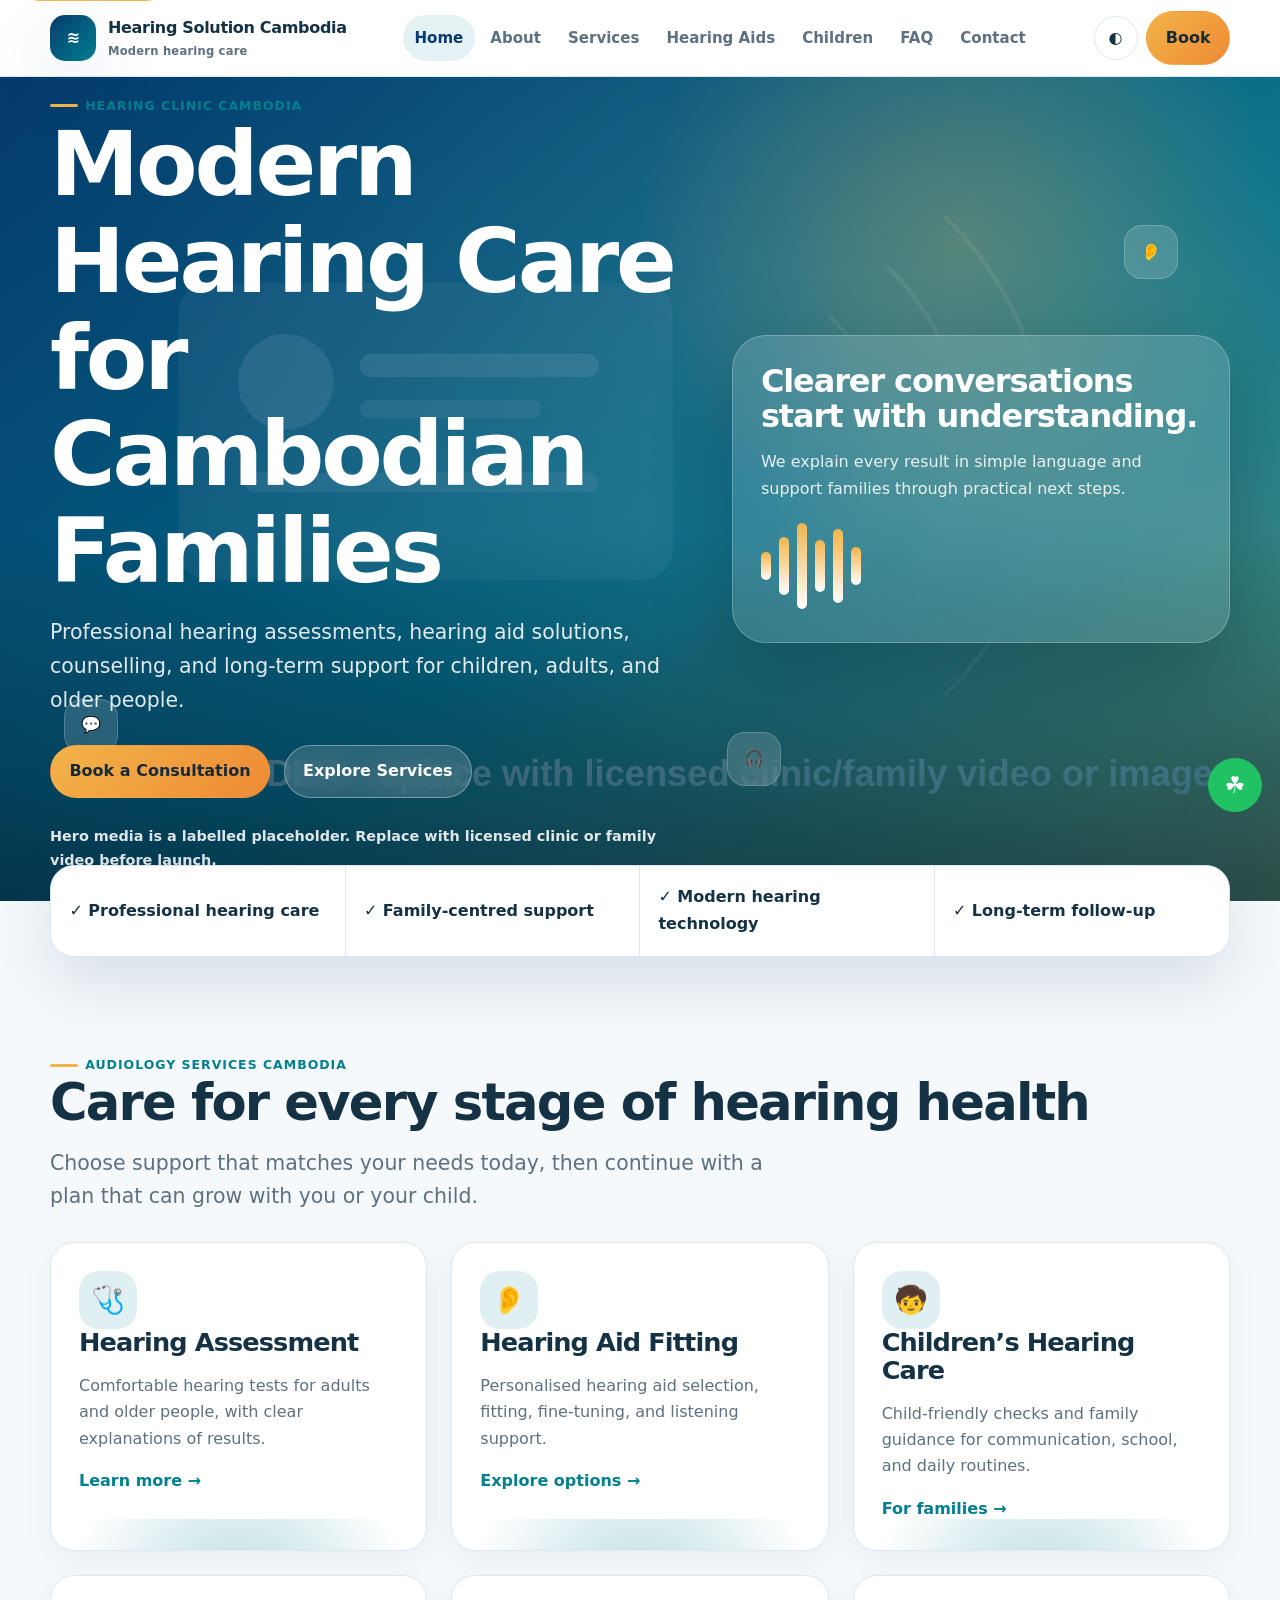
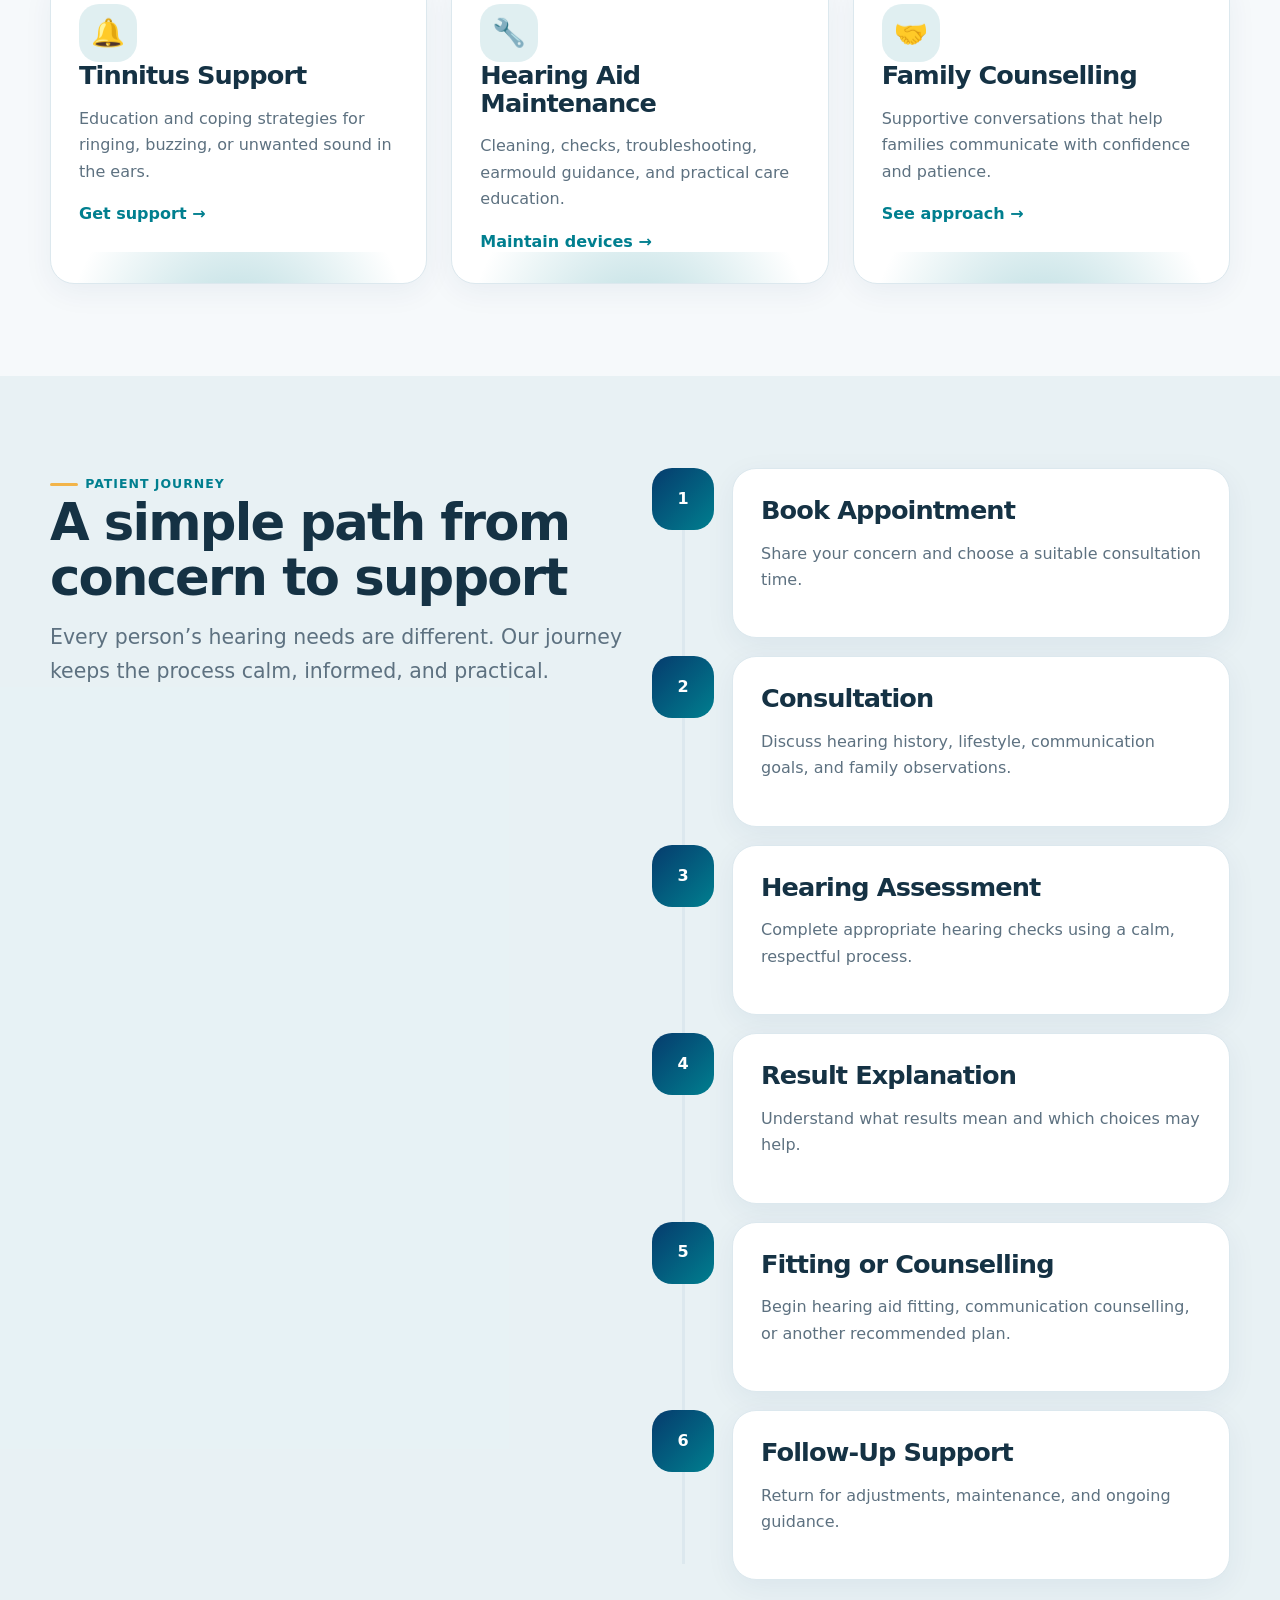
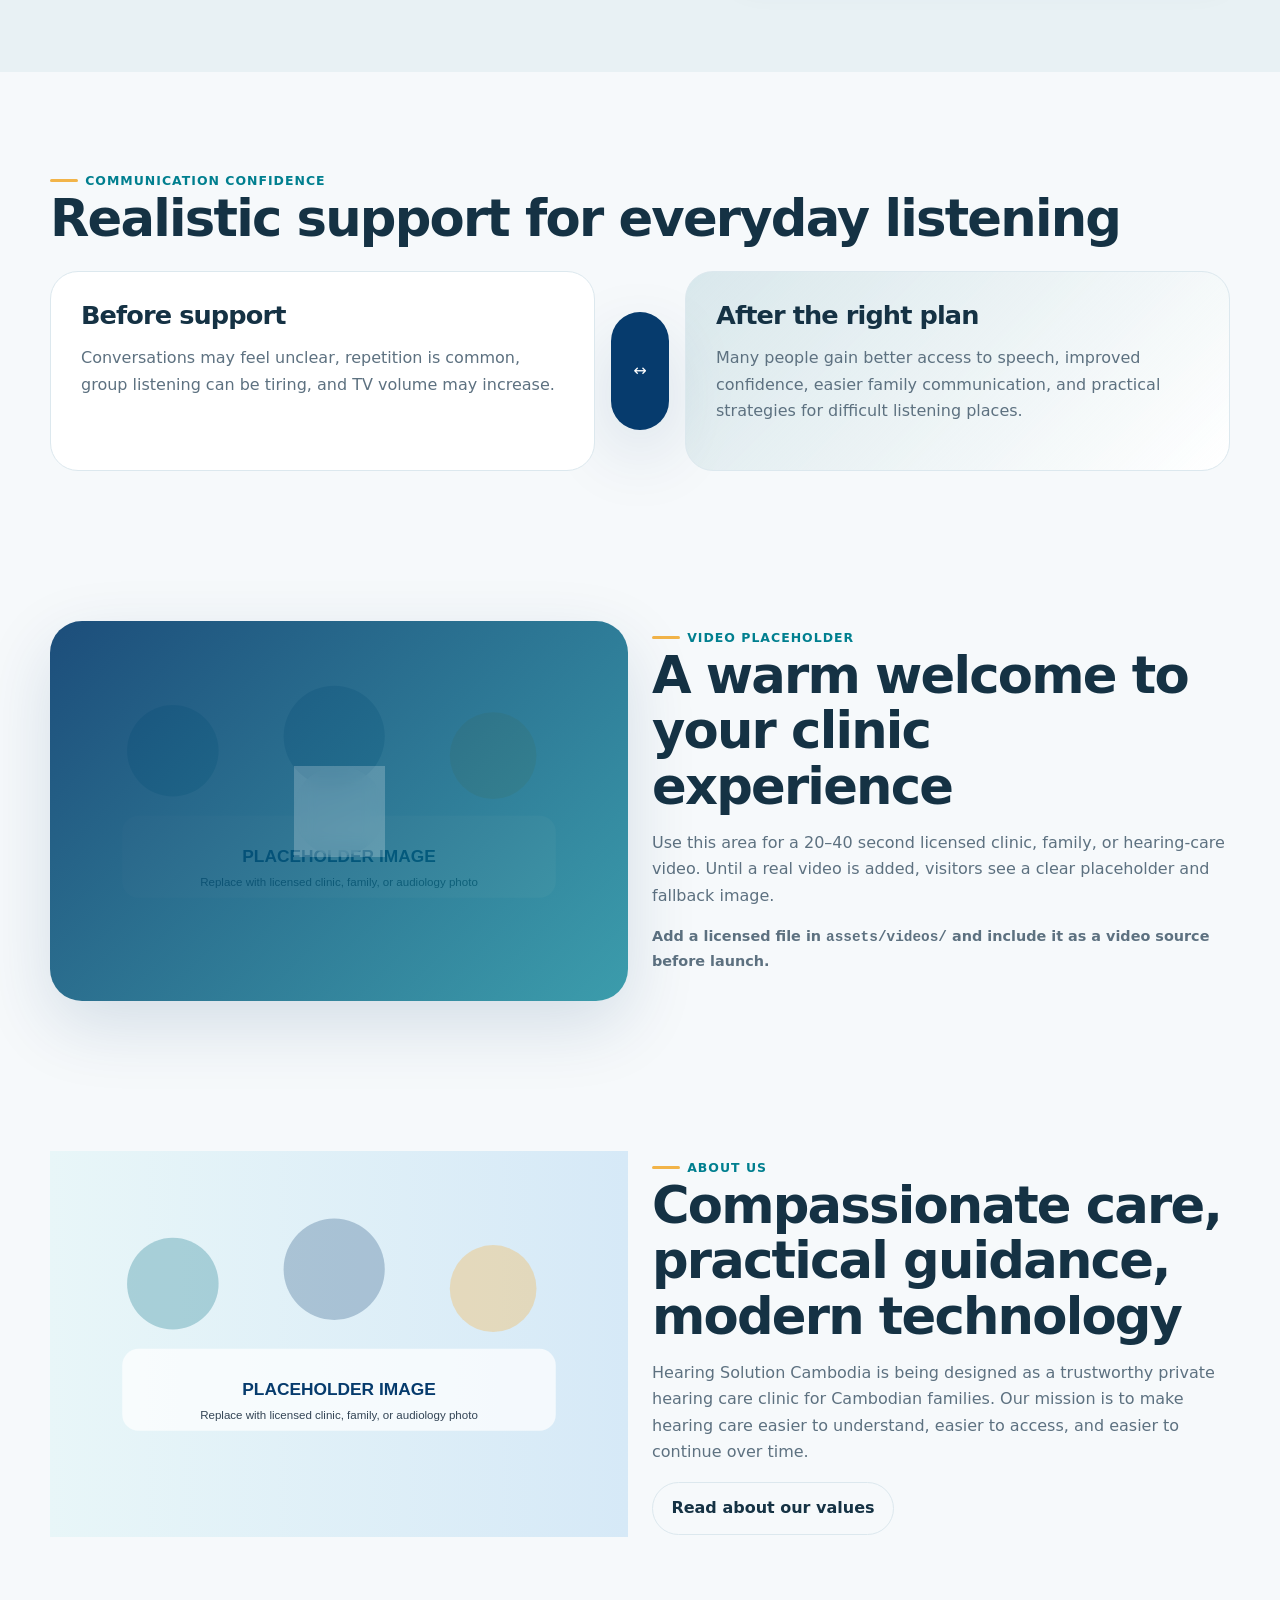
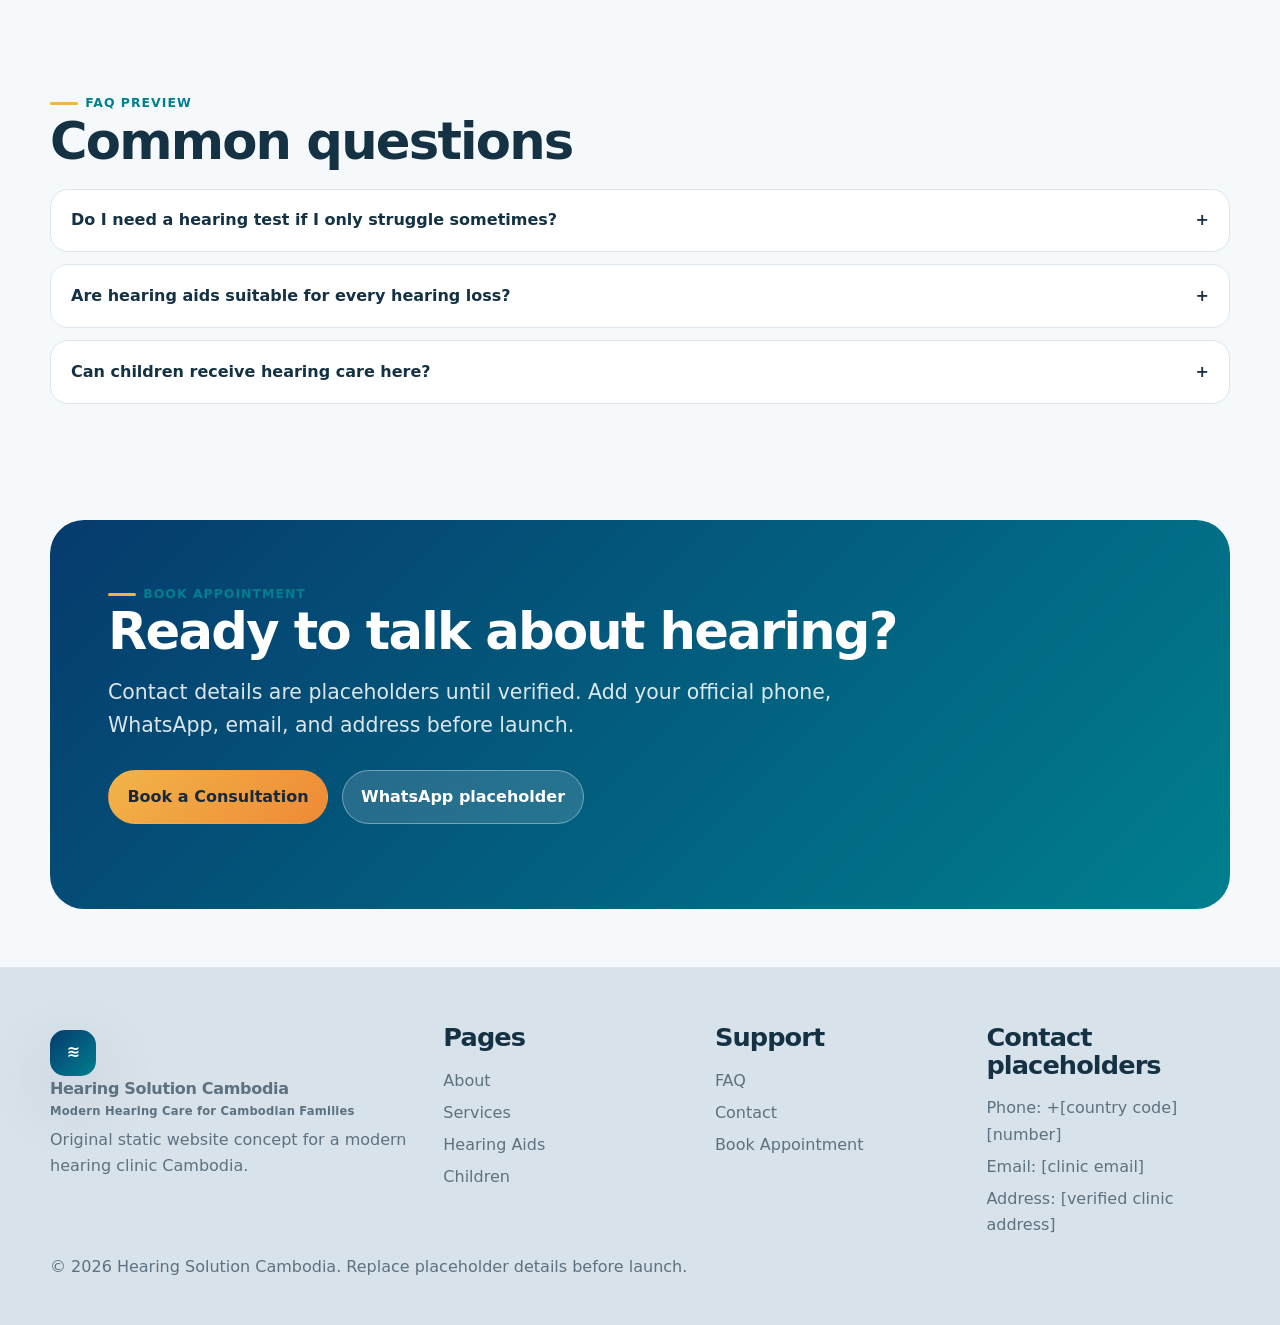
<file: index.html>
<!doctype html>
<html lang="en">
<head>
  <meta charset="utf-8">
  <meta name="viewport" content="width=device-width, initial-scale=1">
  <title>Hearing Solution Cambodia | Modern Hearing Care for Cambodian Families</title>
  <meta name="description" content="Hearing Solution Cambodia is a modern hearing clinic Cambodia concept offering hearing test Cambodia services, hearing aids Cambodia guidance, children’s hearing care Cambodia, and audiology services Cambodia.">
  <link rel="stylesheet" href="assets/css/styles.css">
</head>
<body>
<a class="skip-link" href="#main">Skip to content</a>
<header class="site-header">
  <div class="container nav">
    <a class="logo" href="index.html" aria-label="Hearing Solution Cambodia home">
<span class="logo-mark">≋</span>
<span>Hearing Solution Cambodia<small>Modern hearing care</small>
</span>
</a>
    <nav class="nav-links" aria-label="Primary navigation">
      <a class="active" href="index.html">Home</a>
<a href="about.html">About</a>
<a href="services.html">Services</a>
<a href="hearing-aids.html">Hearing Aids</a>
<a href="children-hearing.html">Children</a>
<a href="faq.html">FAQ</a>
<a href="contact.html">Contact</a>
    </nav>
    <div class="nav-actions">
<button class="icon-btn" data-theme-toggle aria-label="Toggle dark and light mode">◐</button>
<a class="btn btn-primary" href="contact.html#booking">Book</a>
<button class="icon-btn hamburger" data-menu-toggle aria-expanded="false" aria-label="Open menu">☰</button>
</div>
  </div>
</header>
<main id="main">
  <section class="hero" aria-label="Modern hearing care hero">
    <video class="hero-media" autoplay muted loop playsinline poster="assets/images/clinic-hero-placeholder.svg" aria-label="Placeholder hero video area">
</video>
    <span class="float-icon one" aria-hidden="true">👂</span>
<span class="float-icon two" aria-hidden="true">🎧</span>
<span class="float-icon three" aria-hidden="true">💬</span>
    <div class="container hero-grid">
      <div>
        <span class="eyebrow">Hearing clinic Cambodia</span>
        <h1>Modern Hearing Care for Cambodian Families</h1>
        <p class="lead">Professional hearing assessments, hearing aid solutions, counselling, and long-term support for children, adults, and older people.</p>
        <div class="hero-actions">
<a class="btn btn-primary" href="contact.html#booking">Book a Consultation</a>
<a class="btn btn-secondary" href="services.html">Explore Services</a>
</div>
        <p class="placeholder-note">Hero media is a labelled placeholder. Replace with licensed clinic or family video before launch.</p>
      </div>
      <aside class="hero-card" aria-label="Sound wave illustration">
        <h2 style="font-size:2rem">Clearer conversations start with understanding.</h2>
        <p>We explain every result in simple language and support families through practical next steps.</p>
        <div class="sound-wave" aria-hidden="true">
<span>
</span>
<span>
</span>
<span>
</span>
<span>
</span>
<span>
</span>
<span>
</span>
</div>
      </aside>
    </div>
  </section>
  <section class="trust-bar" aria-label="Trust highlights">
<div class="container trust-grid">
<div class="trust-item">✓ Professional hearing care</div>
<div class="trust-item">✓ Family-centred support</div>
<div class="trust-item">✓ Modern hearing technology</div>
<div class="trust-item">✓ Long-term follow-up</div>
</div>
</section>

  <section class="section" id="services">
<div class="container">
<span class="eyebrow">Audiology services Cambodia</span>
<h2>Care for every stage of hearing health</h2>
<p class="lead">Choose support that matches your needs today, then continue with a plan that can grow with you or your child.</p>
<div class="grid grid-3" style="margin-top:28px">
    <article class="card service-card reveal">
<div class="card-icon">🩺</div>
<h3>Hearing Assessment</h3>
<p>Comfortable hearing tests for adults and older people, with clear explanations of results.</p>
<a class="link" href="services.html#assessment">Learn more →</a>
</article>
    <article class="card service-card reveal">
<div class="card-icon">👂</div>
<h3>Hearing Aid Fitting</h3>
<p>Personalised hearing aid selection, fitting, fine-tuning, and listening support.</p>
<a class="link" href="hearing-aids.html">Explore options →</a>
</article>
    <article class="card service-card reveal">
<div class="card-icon">🧒</div>
<h3>Children’s Hearing Care</h3>
<p>Child-friendly checks and family guidance for communication, school, and daily routines.</p>
<a class="link" href="children-hearing.html">For families →</a>
</article>
    <article class="card service-card reveal">
<div class="card-icon">🔔</div>
<h3>Tinnitus Support</h3>
<p>Education and coping strategies for ringing, buzzing, or unwanted sound in the ears.</p>
<a class="link" href="services.html#tinnitus">Get support →</a>
</article>
    <article class="card service-card reveal">
<div class="card-icon">🔧</div>
<h3>Hearing Aid Maintenance</h3>
<p>Cleaning, checks, troubleshooting, earmould guidance, and practical care education.</p>
<a class="link" href="services.html#maintenance">Maintain devices →</a>
</article>
    <article class="card service-card reveal">
<div class="card-icon">🤝</div>
<h3>Family Counselling</h3>
<p>Supportive conversations that help families communicate with confidence and patience.</p>
<a class="link" href="services.html#counselling">See approach →</a>
</article>
  </div>
</div>
</section>

  <section class="section" style="background:color-mix(in srgb, var(--teal), transparent 94%)">
<div class="container grid grid-2">
<div>
<span class="eyebrow">Patient journey</span>
<h2>A simple path from concern to support</h2>
<p class="lead">Every person’s hearing needs are different. Our journey keeps the process calm, informed, and practical.</p>
</div>
<div class="timeline">
    <article class="step">
<div class="step-num">1</div>
<div class="card">
<h3>Book Appointment</h3>
<p>Share your concern and choose a suitable consultation time.</p>
</div>
</article>
    <article class="step">
<div class="step-num">2</div>
<div class="card">
<h3>Consultation</h3>
<p>Discuss hearing history, lifestyle, communication goals, and family observations.</p>
</div>
</article>
    <article class="step">
<div class="step-num">3</div>
<div class="card">
<h3>Hearing Assessment</h3>
<p>Complete appropriate hearing checks using a calm, respectful process.</p>
</div>
</article>
    <article class="step">
<div class="step-num">4</div>
<div class="card">
<h3>Result Explanation</h3>
<p>Understand what results mean and which choices may help.</p>
</div>
</article>
    <article class="step">
<div class="step-num">5</div>
<div class="card">
<h3>Fitting or Counselling</h3>
<p>Begin hearing aid fitting, communication counselling, or another recommended plan.</p>
</div>
</article>
    <article class="step">
<div class="step-num">6</div>
<div class="card">
<h3>Follow-Up Support</h3>
<p>Return for adjustments, maintenance, and ongoing guidance.</p>
</div>
</article>
  </div>
</div>
</section>

  <section class="section">
<div class="container">
<span class="eyebrow">Communication confidence</span>
<h2>Realistic support for everyday listening</h2>
<div class="comparison" style="margin-top:24px">
<article class="compare-card reveal">
<h3>Before support</h3>
<p>Conversations may feel unclear, repetition is common, group listening can be tiring, and TV volume may increase.</p>
</article>
<div class="compare-toggle" aria-hidden="true">
<div class="toggle-pill">↔</div>
</div>
<article class="compare-card after reveal">
<h3>After the right plan</h3>
<p>Many people gain better access to speech, improved confidence, easier family communication, and practical strategies for difficult listening places.</p>
</article>
</div>
</div>
</section>

  <section class="section-sm">
<div class="container grid grid-2">
<div class="video-box reveal">
<button class="play-btn" aria-label="Video placeholder play button">▶</button>
</div>
<div>
<span class="eyebrow">Video placeholder</span>
<h2>A warm welcome to your clinic experience</h2>
<p>Use this area for a 20–40 second licensed clinic, family, or hearing-care video. Until a real video is added, visitors see a clear placeholder and fallback image.</p>
<p class="placeholder-note">Add a licensed file in <code>assets/videos/</code> and include it as a video source before launch.</p>
</div>
</div>
</section>

  <section class="section">
<div class="container grid grid-2">
<img loading="lazy" src="assets/images/about-clinic-placeholder.svg" alt="Placeholder for clinic consultation or care team photo">
<div>
<span class="eyebrow">About us</span>
<h2>Compassionate care, practical guidance, modern technology</h2>
<p>Hearing Solution Cambodia is being designed as a trustworthy private hearing care clinic for Cambodian families. Our mission is to make hearing care easier to understand, easier to access, and easier to continue over time.</p>
<a class="btn btn-outline" href="about.html">Read about our values</a>
</div>
</div>
</section>

  <section class="section-sm">
<div class="container">
<span class="eyebrow">FAQ preview</span>
<h2>Common questions</h2>
<div class="accordion" style="margin-top:20px">
    <div class="faq-item">
<button class="faq-question" data-faq-question aria-expanded="false">Do I need a hearing test if I only struggle sometimes?<span>+</span>
</button>
<div class="faq-answer">
<p>Yes, a hearing assessment can identify whether the difficulty is related to hearing, listening environments, ear health, or communication habits.</p>
</div>
</div>
    <div class="faq-item">
<button class="faq-question" data-faq-question aria-expanded="false">Are hearing aids suitable for every hearing loss?<span>+</span>
</button>
<div class="faq-answer">
<p>Not always. Recommendations depend on assessment results, ear health, goals, budget, and daily listening needs.</p>
</div>
</div>
    <div class="faq-item">
<button class="faq-question" data-faq-question aria-expanded="false">Can children receive hearing care here?<span>+</span>
</button>
<div class="faq-answer">
<p>The website includes a dedicated children’s hearing pathway, with family-centred explanations and referral guidance when specialist care is needed.</p>
</div>
</div>
  </div>
</div>
</section>

  <section class="section-sm">
<div class="container cta">
<span class="eyebrow">Book appointment</span>
<h2>Ready to talk about hearing?</h2>
<p class="lead">Contact details are placeholders until verified. Add your official phone, WhatsApp, email, and address before launch.</p>
<div class="hero-actions">
<a class="btn btn-primary" href="contact.html#booking">Book a Consultation</a>
<a class="btn btn-secondary" href="https://wa.me/000000000" aria-label="WhatsApp placeholder">WhatsApp placeholder</a>
</div>
</div>
</section>
</main>
<footer class="site-footer">
<div class="container footer-grid">
<div>
<a class="logo" href="index.html">
<span class="logo-mark">≋</span>
<span>Hearing Solution Cambodia<small>Modern Hearing Care for Cambodian Families</small>
</span>
</a>
<p>Original static website concept for a modern hearing clinic Cambodia.</p>
</div>
<div>
<h3>Pages</h3>
<a href="about.html">About</a>
<a href="services.html">Services</a>
<a href="hearing-aids.html">Hearing Aids</a>
<a href="children-hearing.html">Children</a>
</div>
<div>
<h3>Support</h3>
<a href="faq.html">FAQ</a>
<a href="contact.html">Contact</a>
<a href="contact.html#booking">Book Appointment</a>
</div>
<div>
<h3>Contact placeholders</h3>
<a href="tel:+000000000">Phone: +[country code] [number]</a>
<a href="mailto:hello@example.com">Email: [clinic email]</a>
<p>Address: [verified clinic address]</p>
</div>
</div>
<div class="container">
<p>© <span id="year">2026</span> Hearing Solution Cambodia. Replace placeholder details before launch.</p>
</div>
</footer>
<a class="floating-whatsapp" href="https://wa.me/000000000" aria-label="WhatsApp placeholder chat">☘</a>
<button class="back-to-top" data-back-to-top aria-label="Back to top">↑</button>
<script src="assets/js/main.js" defer>
</script>
</body>
</html>
</file>
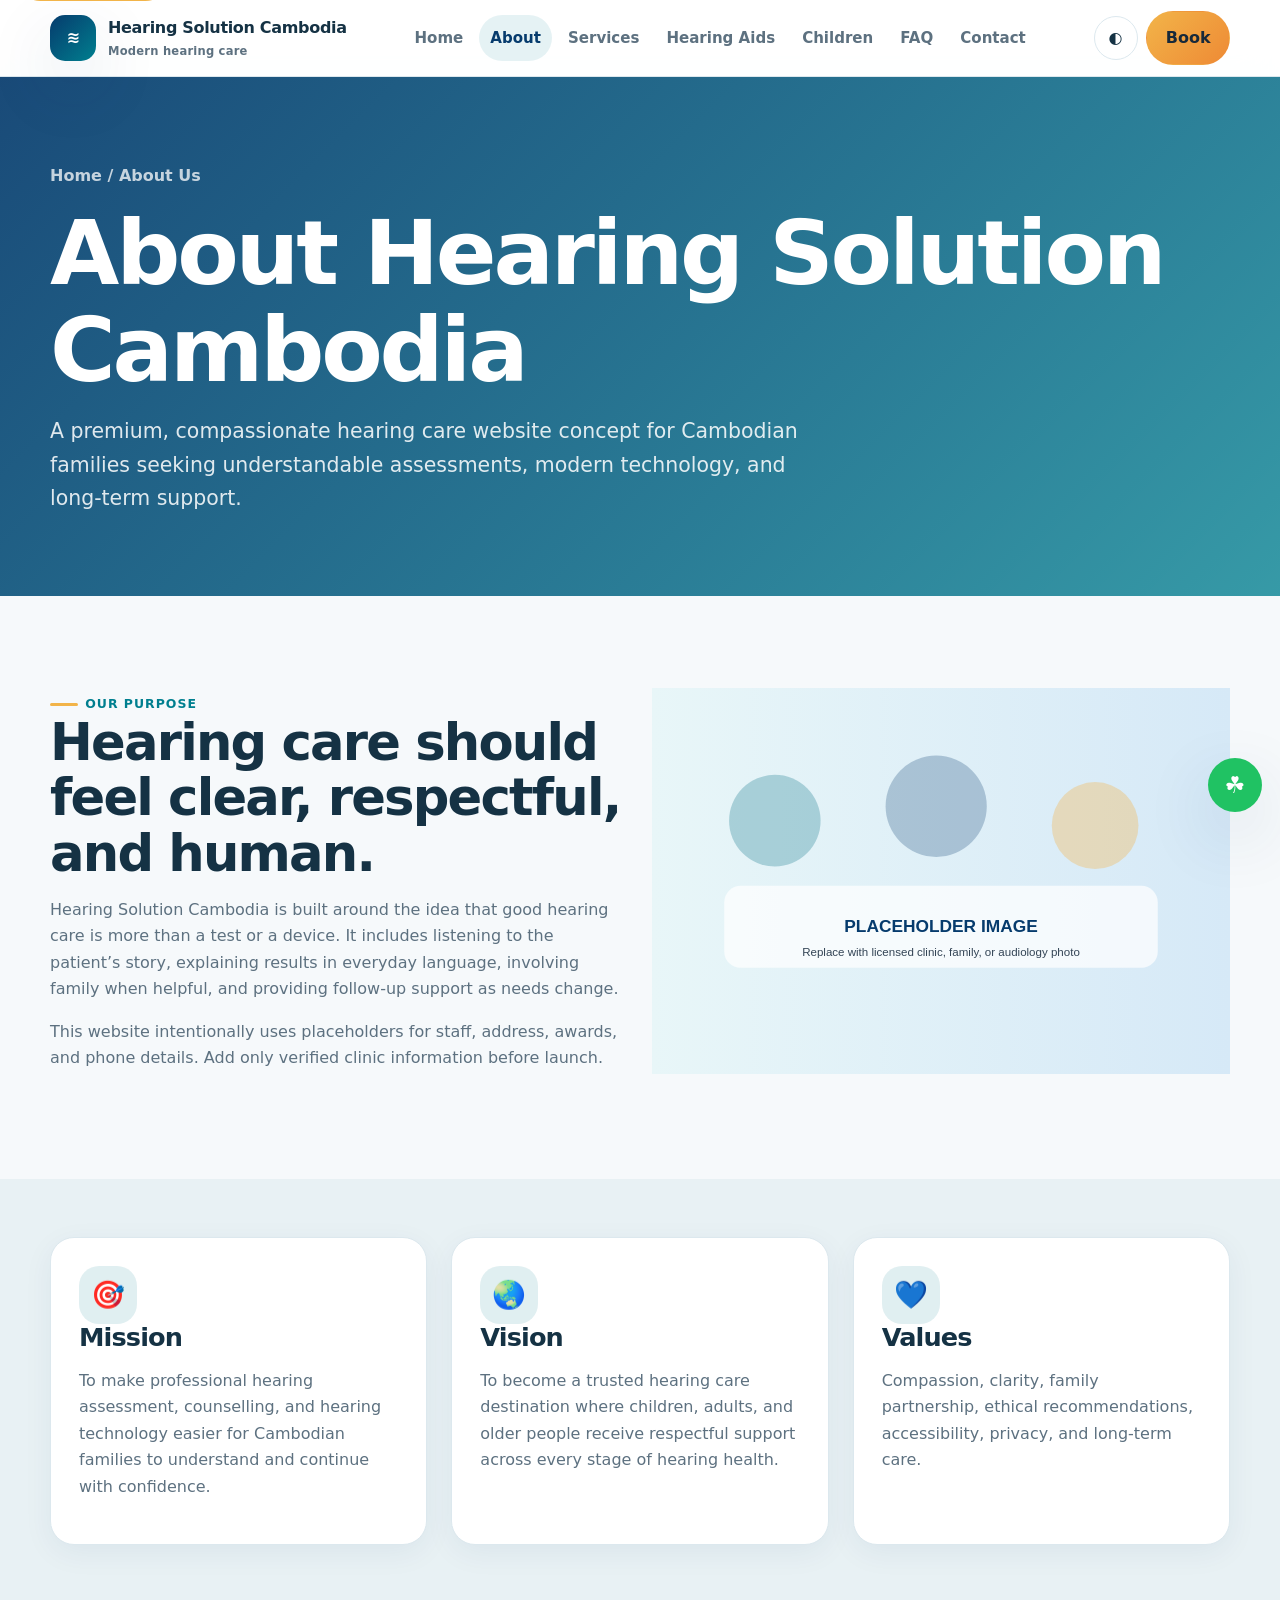
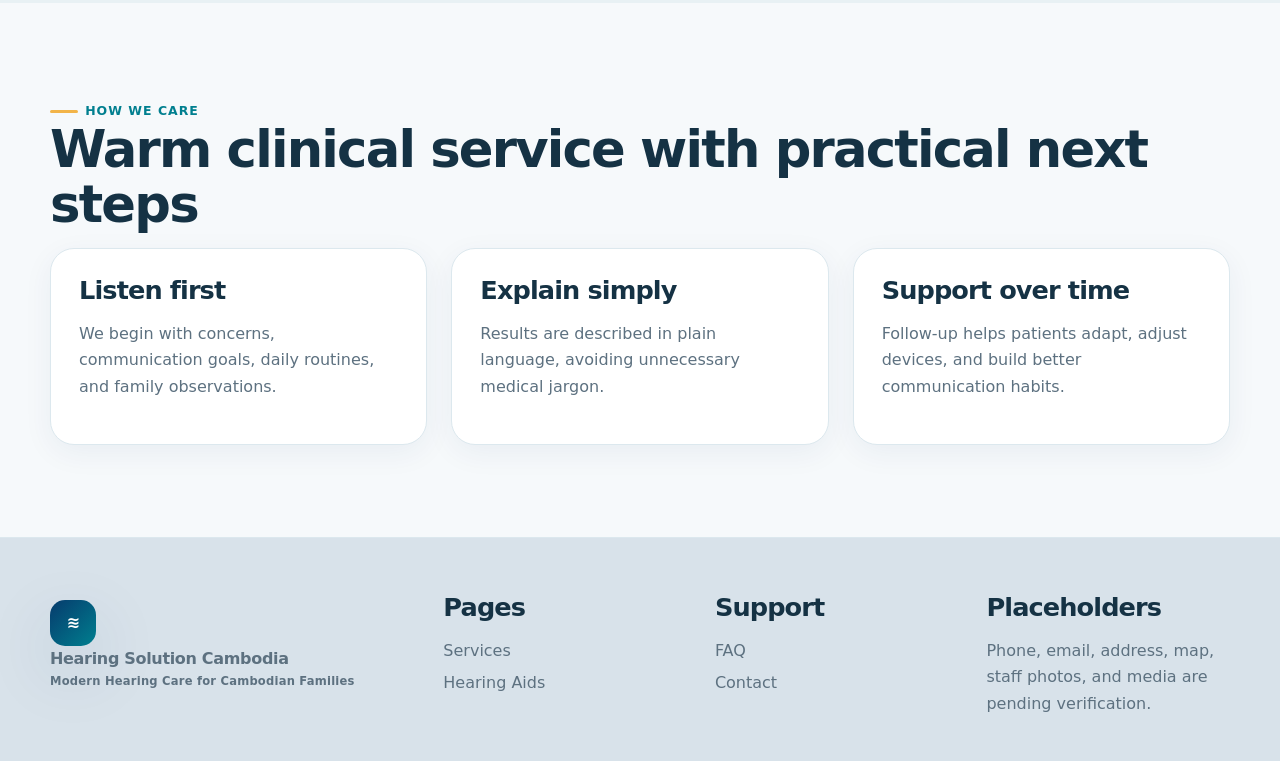
<file: about.html>
<!doctype html>
<html lang="en">
<head>
<meta charset="utf-8">
<meta name="viewport" content="width=device-width, initial-scale=1">
<title>About Us | Hearing Solution Cambodia</title>
<meta name="description" content="Learn about the mission, vision, and values behind Hearing Solution Cambodia, a modern hearing clinic Cambodia concept focused on family-centred audiology services Cambodia.">
<link rel="stylesheet" href="assets/css/styles.css">
</head>
<body>
<a class="skip-link" href="#main">Skip to content</a>
<header class="site-header">
<div class="container nav">
<a class="logo" href="index.html">
<span class="logo-mark">≋</span>
<span>Hearing Solution Cambodia<small>Modern hearing care</small>
</span>
</a>
<nav class="nav-links" aria-label="Primary navigation">
<a href="index.html">Home</a>
<a class="active" href="about.html">About</a>
<a href="services.html">Services</a>
<a href="hearing-aids.html">Hearing Aids</a>
<a href="children-hearing.html">Children</a>
<a href="faq.html">FAQ</a>
<a href="contact.html">Contact</a>
</nav>
<div class="nav-actions">
<button class="icon-btn" data-theme-toggle aria-label="Toggle dark and light mode">◐</button>
<a class="btn btn-primary" href="contact.html#booking">Book</a>
<button class="icon-btn hamburger" data-menu-toggle aria-expanded="false" aria-label="Open menu">☰</button>
</div>
</div>
</header>
<main id="main">
<section class="page-hero">
<div class="container">
<div class="breadcrumbs">Home / About Us</div>
<h1>About Hearing Solution Cambodia</h1>
<p class="lead">A premium, compassionate hearing care website concept for Cambodian families seeking understandable assessments, modern technology, and long-term support.</p>
</div>
</section>
<section class="section">
<div class="container grid grid-2">
<div>
<span class="eyebrow">Our purpose</span>
<h2>Hearing care should feel clear, respectful, and human.</h2>
<p>Hearing Solution Cambodia is built around the idea that good hearing care is more than a test or a device. It includes listening to the patient’s story, explaining results in everyday language, involving family when helpful, and providing follow-up support as needs change.</p>
<p>This website intentionally uses placeholders for staff, address, awards, and phone details. Add only verified clinic information before launch.</p>
</div>
<img loading="lazy" src="assets/images/about-clinic-placeholder.svg" alt="Placeholder for Hearing Solution Cambodia clinic team or consultation room">
</div>
</section>
<section class="section-sm" style="background:color-mix(in srgb, var(--teal), transparent 94%)">
<div class="container grid grid-3">
<article class="card reveal">
<div class="card-icon">🎯</div>
<h3>Mission</h3>
<p>To make professional hearing assessment, counselling, and hearing technology easier for Cambodian families to understand and continue with confidence.</p>
</article>
<article class="card reveal">
<div class="card-icon">🌏</div>
<h3>Vision</h3>
<p>To become a trusted hearing care destination where children, adults, and older people receive respectful support across every stage of hearing health.</p>
</article>
<article class="card reveal">
<div class="card-icon">💙</div>
<h3>Values</h3>
<p>Compassion, clarity, family partnership, ethical recommendations, accessibility, privacy, and long-term care.</p>
</article>
</div>
</section>
<section class="section">
<div class="container">
<span class="eyebrow">How we care</span>
<h2>Warm clinical service with practical next steps</h2>
<div class="grid grid-3">
<article class="card">
<h3>Listen first</h3>
<p>We begin with concerns, communication goals, daily routines, and family observations.</p>
</article>
<article class="card">
<h3>Explain simply</h3>
<p>Results are described in plain language, avoiding unnecessary medical jargon.</p>
</article>
<article class="card">
<h3>Support over time</h3>
<p>Follow-up helps patients adapt, adjust devices, and build better communication habits.</p>
</article>
</div>
</div>
</section>
</main>
<footer class="site-footer">
<div class="container footer-grid">
<div>
<a class="logo" href="index.html">
<span class="logo-mark">≋</span>
<span>Hearing Solution Cambodia<small>Modern Hearing Care for Cambodian Families</small>
</span>
</a>
</div>
<div>
<h3>Pages</h3>
<a href="services.html">Services</a>
<a href="hearing-aids.html">Hearing Aids</a>
</div>
<div>
<h3>Support</h3>
<a href="faq.html">FAQ</a>
<a href="contact.html">Contact</a>
</div>
<div>
<h3>Placeholders</h3>
<p>Phone, email, address, map, staff photos, and media are pending verification.</p>
</div>
</div>
</footer>
<a class="floating-whatsapp" href="https://wa.me/000000000" aria-label="WhatsApp placeholder chat">☘</a>
<button class="back-to-top" data-back-to-top aria-label="Back to top">↑</button>
<script src="assets/js/main.js" defer>
</script>
</body>
</html>
</file>
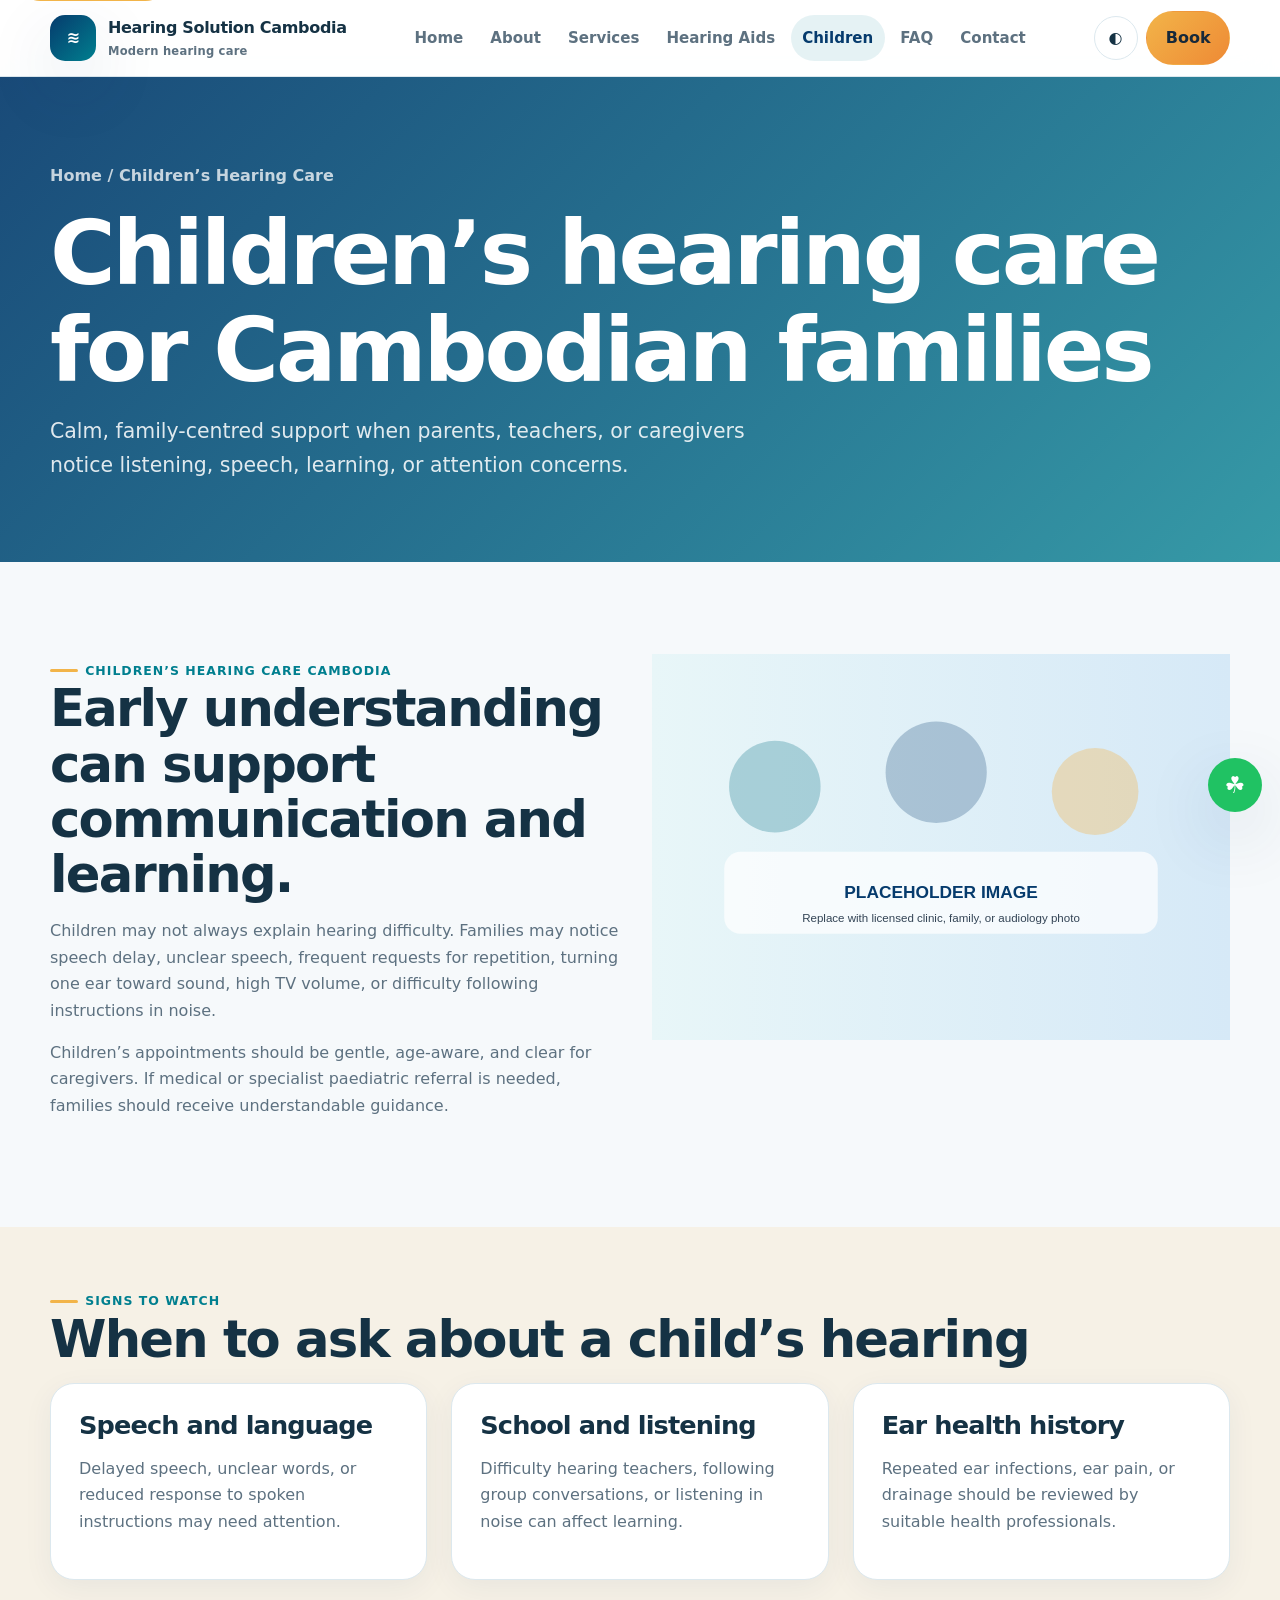
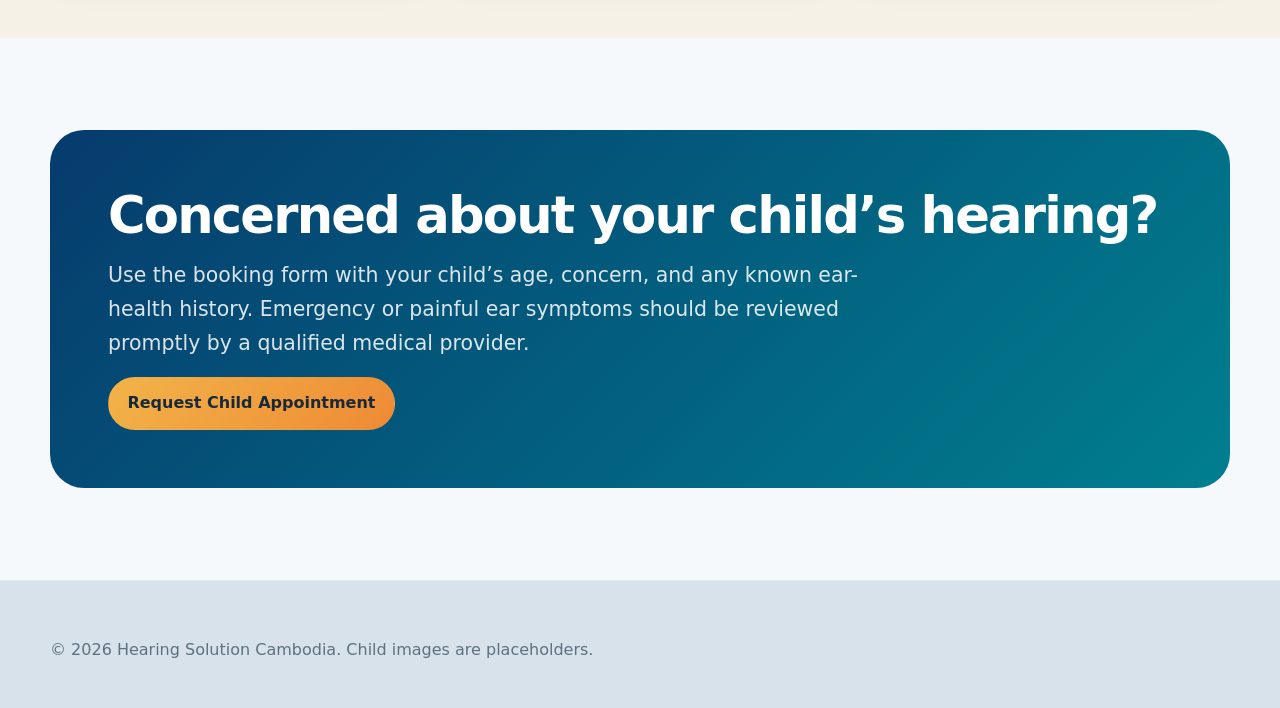
<file: children-hearing.html>
<!doctype html>
<html lang="en">
<head>
<meta charset="utf-8">
<meta name="viewport" content="width=device-width, initial-scale=1">
<title>Children’s Hearing Care Cambodia | Hearing Solution Cambodia</title>
<meta name="description" content="Child-friendly children’s hearing care Cambodia information for families concerned about speech, listening, school, or ear health.">
<link rel="stylesheet" href="assets/css/styles.css">
</head>
<body>
<a class="skip-link" href="#main">Skip to content</a>
<header class="site-header">
<div class="container nav">
<a class="logo" href="index.html">
<span class="logo-mark">≋</span>
<span>Hearing Solution Cambodia<small>Modern hearing care</small>
</span>
</a>
<nav class="nav-links">
<a href="index.html">Home</a>
<a href="about.html">About</a>
<a href="services.html">Services</a>
<a href="hearing-aids.html">Hearing Aids</a>
<a class="active" href="children-hearing.html">Children</a>
<a href="faq.html">FAQ</a>
<a href="contact.html">Contact</a>
</nav>
<div class="nav-actions">
<button class="icon-btn" data-theme-toggle aria-label="Toggle dark and light mode">◐</button>
<a class="btn btn-primary" href="contact.html#booking">Book</a>
<button class="icon-btn hamburger" data-menu-toggle aria-expanded="false" aria-label="Open menu">☰</button>
</div>
</div>
</header>
<main id="main">
<section class="page-hero">
<div class="container">
<div class="breadcrumbs">Home / Children’s Hearing Care</div>
<h1>Children’s hearing care for Cambodian families</h1>
<p class="lead">Calm, family-centred support when parents, teachers, or caregivers notice listening, speech, learning, or attention concerns.</p>
</div>
</section>
<section class="section">
<div class="container grid grid-2">
<div>
<span class="eyebrow">Children’s hearing care Cambodia</span>
<h2>Early understanding can support communication and learning.</h2>
<p>Children may not always explain hearing difficulty. Families may notice speech delay, unclear speech, frequent requests for repetition, turning one ear toward sound, high TV volume, or difficulty following instructions in noise.</p>
<p>Children’s appointments should be gentle, age-aware, and clear for caregivers. If medical or specialist paediatric referral is needed, families should receive understandable guidance.</p>
</div>
<img loading="lazy" src="assets/images/about-clinic-placeholder.svg" alt="Placeholder for family and child hearing care photo">
</div>
</section>
<section class="section-sm" style="background:color-mix(in srgb, var(--gold), transparent 88%)">
<div class="container">
<span class="eyebrow">Signs to watch</span>
<h2>When to ask about a child’s hearing</h2>
<div class="grid grid-3">
<article class="card reveal">
<h3>Speech and language</h3>
<p>Delayed speech, unclear words, or reduced response to spoken instructions may need attention.</p>
</article>
<article class="card reveal">
<h3>School and listening</h3>
<p>Difficulty hearing teachers, following group conversations, or listening in noise can affect learning.</p>
</article>
<article class="card reveal">
<h3>Ear health history</h3>
<p>Repeated ear infections, ear pain, or drainage should be reviewed by suitable health professionals.</p>
</article>
</div>
</div>
</section>
<section class="section">
<div class="container cta">
<h2>Concerned about your child’s hearing?</h2>
<p class="lead">Use the booking form with your child’s age, concern, and any known ear-health history. Emergency or painful ear symptoms should be reviewed promptly by a qualified medical provider.</p>
<a class="btn btn-primary" href="contact.html#booking">Request Child Appointment</a>
</div>
</section>
</main>
<footer class="site-footer">
<div class="container">
<p>© 2026 Hearing Solution Cambodia. Child images are placeholders.</p>
</div>
</footer>
<a class="floating-whatsapp" href="https://wa.me/000000000" aria-label="WhatsApp placeholder chat">☘</a>
<button class="back-to-top" data-back-to-top aria-label="Back to top">↑</button>
<script src="assets/js/main.js" defer>
</script>
</body>
</html>
</file>
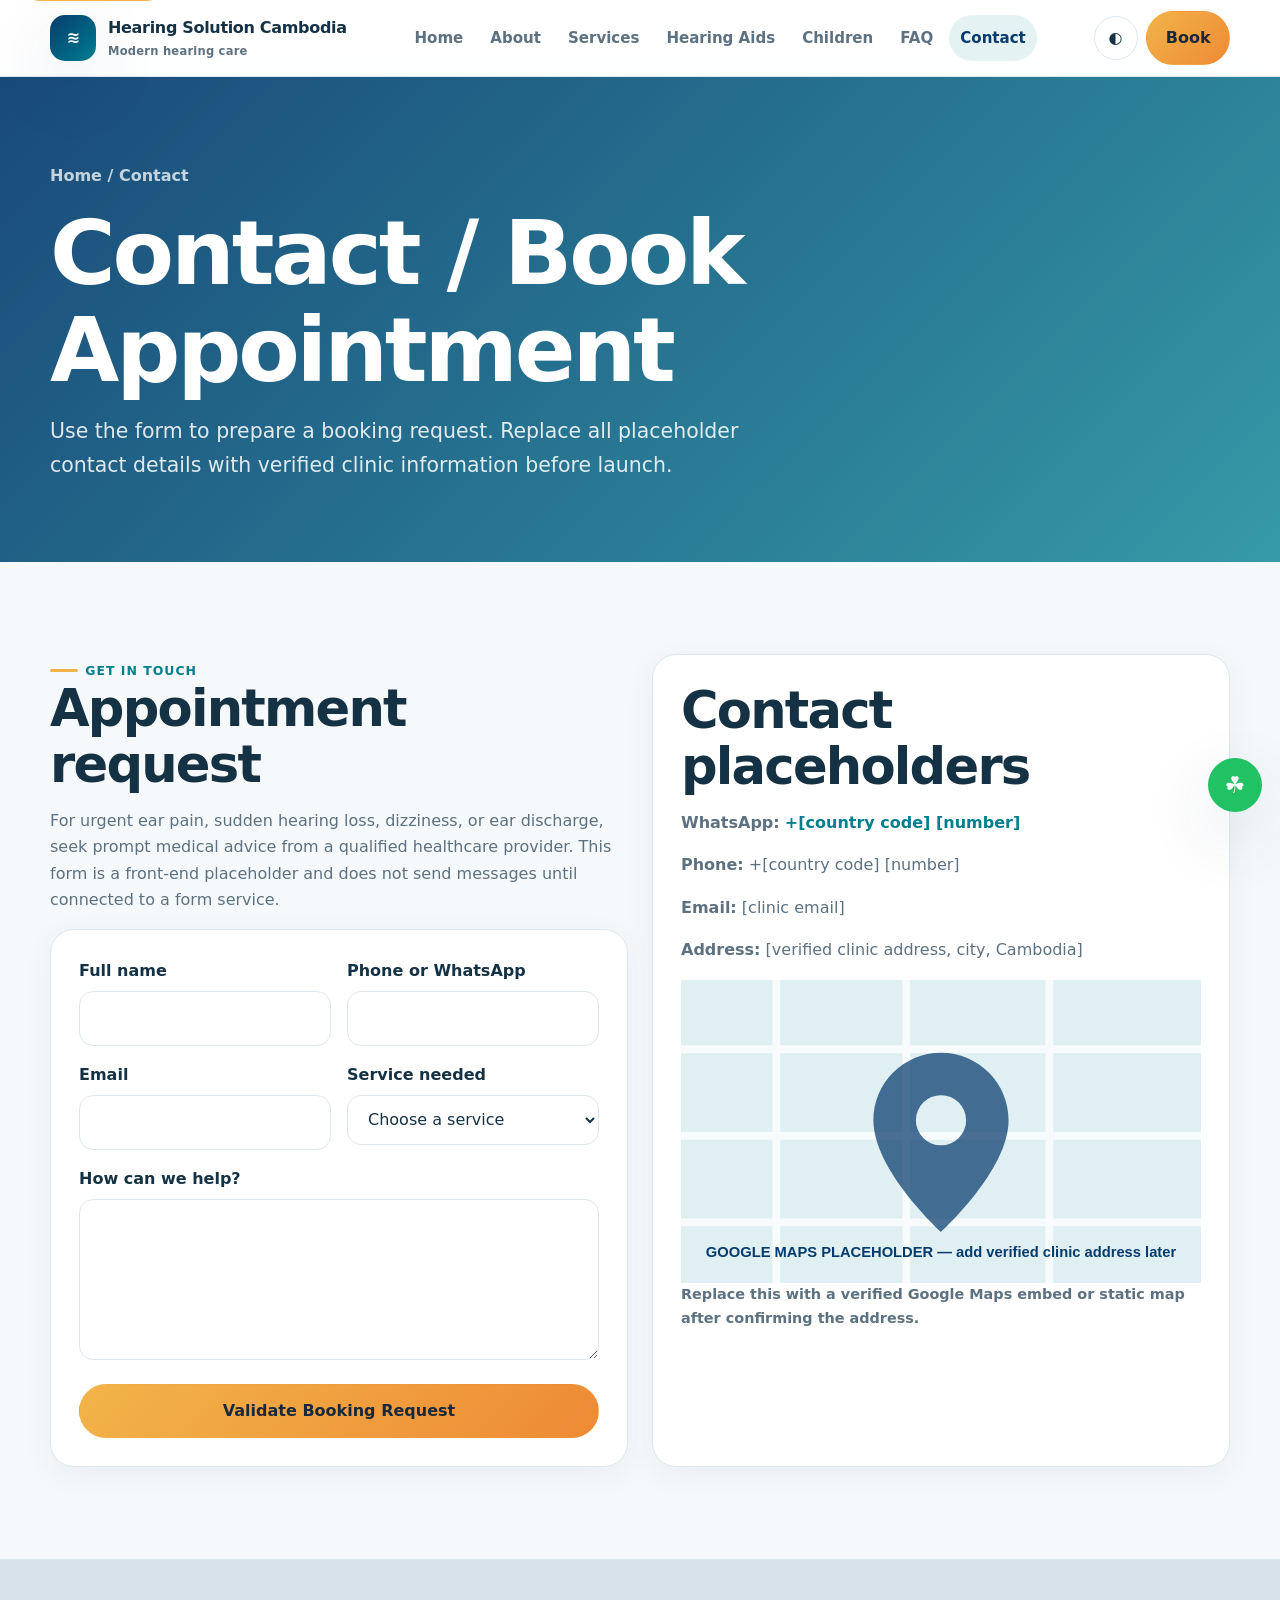
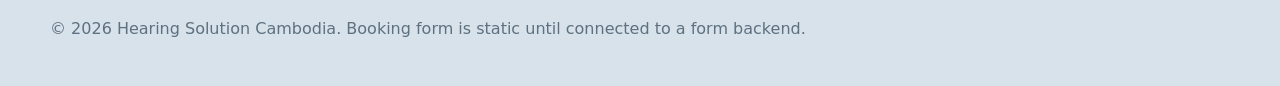
<file: contact.html>
<!doctype html>
<html lang="en">
<head>
<meta charset="utf-8">
<meta name="viewport" content="width=device-width, initial-scale=1">
<title>Contact and Book Appointment | Hearing Solution Cambodia</title>
<meta name="description" content="Contact Hearing Solution Cambodia to book a hearing clinic Cambodia consultation for hearing test Cambodia, hearing aids Cambodia, children’s hearing care Cambodia, or audiology services Cambodia.">
<link rel="stylesheet" href="assets/css/styles.css">
</head>
<body>
<a class="skip-link" href="#main">Skip to content</a>
<header class="site-header">
<div class="container nav">
<a class="logo" href="index.html">
<span class="logo-mark">≋</span>
<span>Hearing Solution Cambodia<small>Modern hearing care</small>
</span>
</a>
<nav class="nav-links">
<a href="index.html">Home</a>
<a href="about.html">About</a>
<a href="services.html">Services</a>
<a href="hearing-aids.html">Hearing Aids</a>
<a href="children-hearing.html">Children</a>
<a href="faq.html">FAQ</a>
<a class="active" href="contact.html">Contact</a>
</nav>
<div class="nav-actions">
<button class="icon-btn" data-theme-toggle aria-label="Toggle dark and light mode">◐</button>
<a class="btn btn-primary" href="#booking">Book</a>
<button class="icon-btn hamburger" data-menu-toggle aria-expanded="false" aria-label="Open menu">☰</button>
</div>
</div>
</header>
<main id="main">
<section class="page-hero">
<div class="container">
<div class="breadcrumbs">Home / Contact</div>
<h1>Contact / Book Appointment</h1>
<p class="lead">Use the form to prepare a booking request. Replace all placeholder contact details with verified clinic information before launch.</p>
</div>
</section>
<section class="section" id="booking">
<div class="container grid grid-2">
<div>
<span class="eyebrow">Get in touch</span>
<h2>Appointment request</h2>
<p>For urgent ear pain, sudden hearing loss, dizziness, or ear discharge, seek prompt medical advice from a qualified healthcare provider. This form is a front-end placeholder and does not send messages until connected to a form service.</p>
<form class="form card" data-contact-form novalidate>
<div class="success-message" tabindex="-1">Thank you. This demo form passed validation. Connect it to a real form service before launch.</div>
<div class="form-row">
<div class="field">
<label for="name">Full name</label>
<input id="name" name="name" autocomplete="name" data-required>
<span class="error">Please enter your name.</span>
</div>
<div class="field">
<label for="phone">Phone or WhatsApp</label>
<input id="phone" name="phone" autocomplete="tel" data-required>
<span class="error">Please enter a phone or WhatsApp number.</span>
</div>
</div>
<div class="form-row">
<div class="field">
<label for="email">Email</label>
<input id="email" name="email" type="email" autocomplete="email" data-required>
<span class="error">Please enter a valid email.</span>
</div>
<div class="field">
<label for="service">Service needed</label>
<select id="service" name="service" data-required>
<option value="">Choose a service</option>
<option>Hearing assessment</option>
<option>Hearing aid fitting</option>
<option>Children’s hearing care</option>
<option>Tinnitus support</option>
<option>Maintenance</option>
<option>Family counselling</option>
</select>
<span class="error">Please choose a service.</span>
</div>
</div>
<div class="field">
<label for="message">How can we help?</label>
<textarea id="message" name="message" rows="5" data-required>
</textarea>
<span class="error">Please write a short message.</span>
</div>
<button class="btn btn-primary" type="submit">Validate Booking Request</button>
</form>
</div>
<aside class="card">
<h2>Contact placeholders</h2>
<p>
<strong>WhatsApp:</strong> <a class="link" href="https://wa.me/000000000">+[country code] [number]</a>
</p>
<p>
<strong>Phone:</strong> +[country code] [number]</p>
<p>
<strong>Email:</strong> [clinic email]</p>
<p>
<strong>Address:</strong> [verified clinic address, city, Cambodia]</p>
<img loading="lazy" src="assets/images/map-placeholder.svg" alt="Google Maps placeholder for verified clinic location">
<p class="placeholder-note">Replace this with a verified Google Maps embed or static map after confirming the address.</p>
</aside>
</div>
</section>
</main>
<footer class="site-footer">
<div class="container">
<p>© 2026 Hearing Solution Cambodia. Booking form is static until connected to a form backend.</p>
</div>
</footer>
<a class="floating-whatsapp" href="https://wa.me/000000000" aria-label="WhatsApp placeholder chat">☘</a>
<button class="back-to-top" data-back-to-top aria-label="Back to top">↑</button>
<script src="assets/js/main.js" defer>
</script>
</body>
</html>
</file>
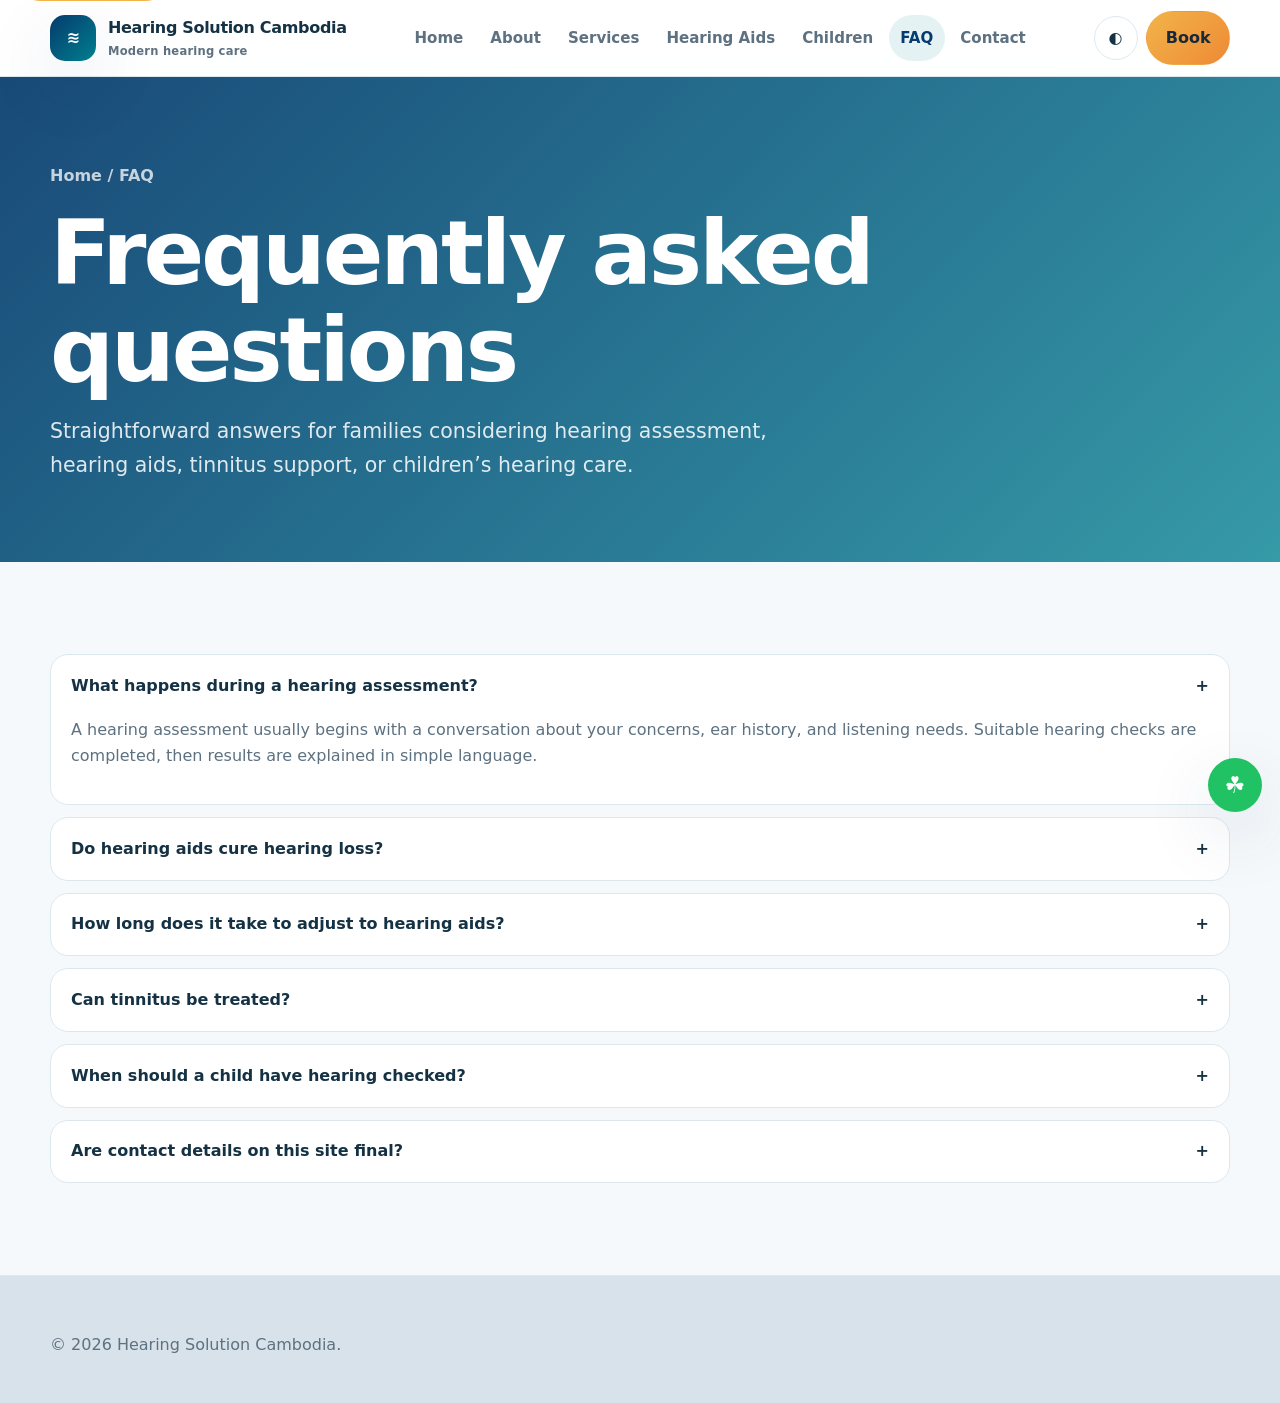
<file: faq.html>
<!doctype html>
<html lang="en">
<head>
<meta charset="utf-8">
<meta name="viewport" content="width=device-width, initial-scale=1">
<title>FAQ | Hearing Solution Cambodia</title>
<meta name="description" content="Frequently asked questions about hearing test Cambodia, hearing aids Cambodia, tinnitus support, children’s hearing care Cambodia, and audiology services Cambodia.">
<link rel="stylesheet" href="assets/css/styles.css">
</head>
<body>
<a class="skip-link" href="#main">Skip to content</a>
<header class="site-header">
<div class="container nav">
<a class="logo" href="index.html">
<span class="logo-mark">≋</span>
<span>Hearing Solution Cambodia<small>Modern hearing care</small>
</span>
</a>
<nav class="nav-links">
<a href="index.html">Home</a>
<a href="about.html">About</a>
<a href="services.html">Services</a>
<a href="hearing-aids.html">Hearing Aids</a>
<a href="children-hearing.html">Children</a>
<a class="active" href="faq.html">FAQ</a>
<a href="contact.html">Contact</a>
</nav>
<div class="nav-actions">
<button class="icon-btn" data-theme-toggle aria-label="Toggle dark and light mode">◐</button>
<a class="btn btn-primary" href="contact.html#booking">Book</a>
<button class="icon-btn hamburger" data-menu-toggle aria-expanded="false" aria-label="Open menu">☰</button>
</div>
</div>
</header>
<main id="main">
<section class="page-hero">
<div class="container">
<div class="breadcrumbs">Home / FAQ</div>
<h1>Frequently asked questions</h1>
<p class="lead">Straightforward answers for families considering hearing assessment, hearing aids, tinnitus support, or children’s hearing care.</p>
</div>
</section>
<section class="section">
<div class="container">
<div class="accordion">
<div class="faq-item open">
<button class="faq-question" data-faq-question aria-expanded="true">What happens during a hearing assessment?<span>+</span>
</button>
<div class="faq-answer">
<p>A hearing assessment usually begins with a conversation about your concerns, ear history, and listening needs. Suitable hearing checks are completed, then results are explained in simple language.</p>
</div>
</div>
<div class="faq-item">
<button class="faq-question" data-faq-question aria-expanded="false">Do hearing aids cure hearing loss?<span>+</span>
</button>
<div class="faq-answer">
<p>No. Hearing aids do not cure hearing loss or restore normal hearing. They can improve access to speech and environmental sounds when fitted and adjusted appropriately.</p>
</div>
</div>
<div class="faq-item">
<button class="faq-question" data-faq-question aria-expanded="false">How long does it take to adjust to hearing aids?<span>+</span>
</button>
<div class="faq-answer">
<p>Adjustment varies. Many people need several weeks of regular use, follow-up fine-tuning, and communication practice to feel more comfortable.</p>
</div>
</div>
<div class="faq-item">
<button class="faq-question" data-faq-question aria-expanded="false">Can tinnitus be treated?<span>+</span>
</button>
<div class="faq-answer">
<p>Tinnitus support usually focuses on education, sound strategies, stress reduction, hearing management, and medical referral when warning signs are present. Avoid any service that promises a guaranteed cure.</p>
</div>
</div>
<div class="faq-item">
<button class="faq-question" data-faq-question aria-expanded="false">When should a child have hearing checked?<span>+</span>
</button>
<div class="faq-answer">
<p>Ask about children’s hearing care if there are concerns about speech, listening, school performance, frequent repetition, high TV volume, or repeated ear infections.</p>
</div>
</div>
<div class="faq-item">
<button class="faq-question" data-faq-question aria-expanded="false">Are contact details on this site final?<span>+</span>
</button>
<div class="faq-answer">
<p>No. Phone, WhatsApp, email, address, map, staff photos, and videos are placeholders and should be replaced with verified clinic information before launch.</p>
</div>
</div>
</div>
</div>
</section>
</main>
<footer class="site-footer">
<div class="container">
<p>© 2026 Hearing Solution Cambodia.</p>
</div>
</footer>
<a class="floating-whatsapp" href="https://wa.me/000000000" aria-label="WhatsApp placeholder chat">☘</a>
<button class="back-to-top" data-back-to-top aria-label="Back to top">↑</button>
<script src="assets/js/main.js" defer>
</script>
</body>
</html>
</file>
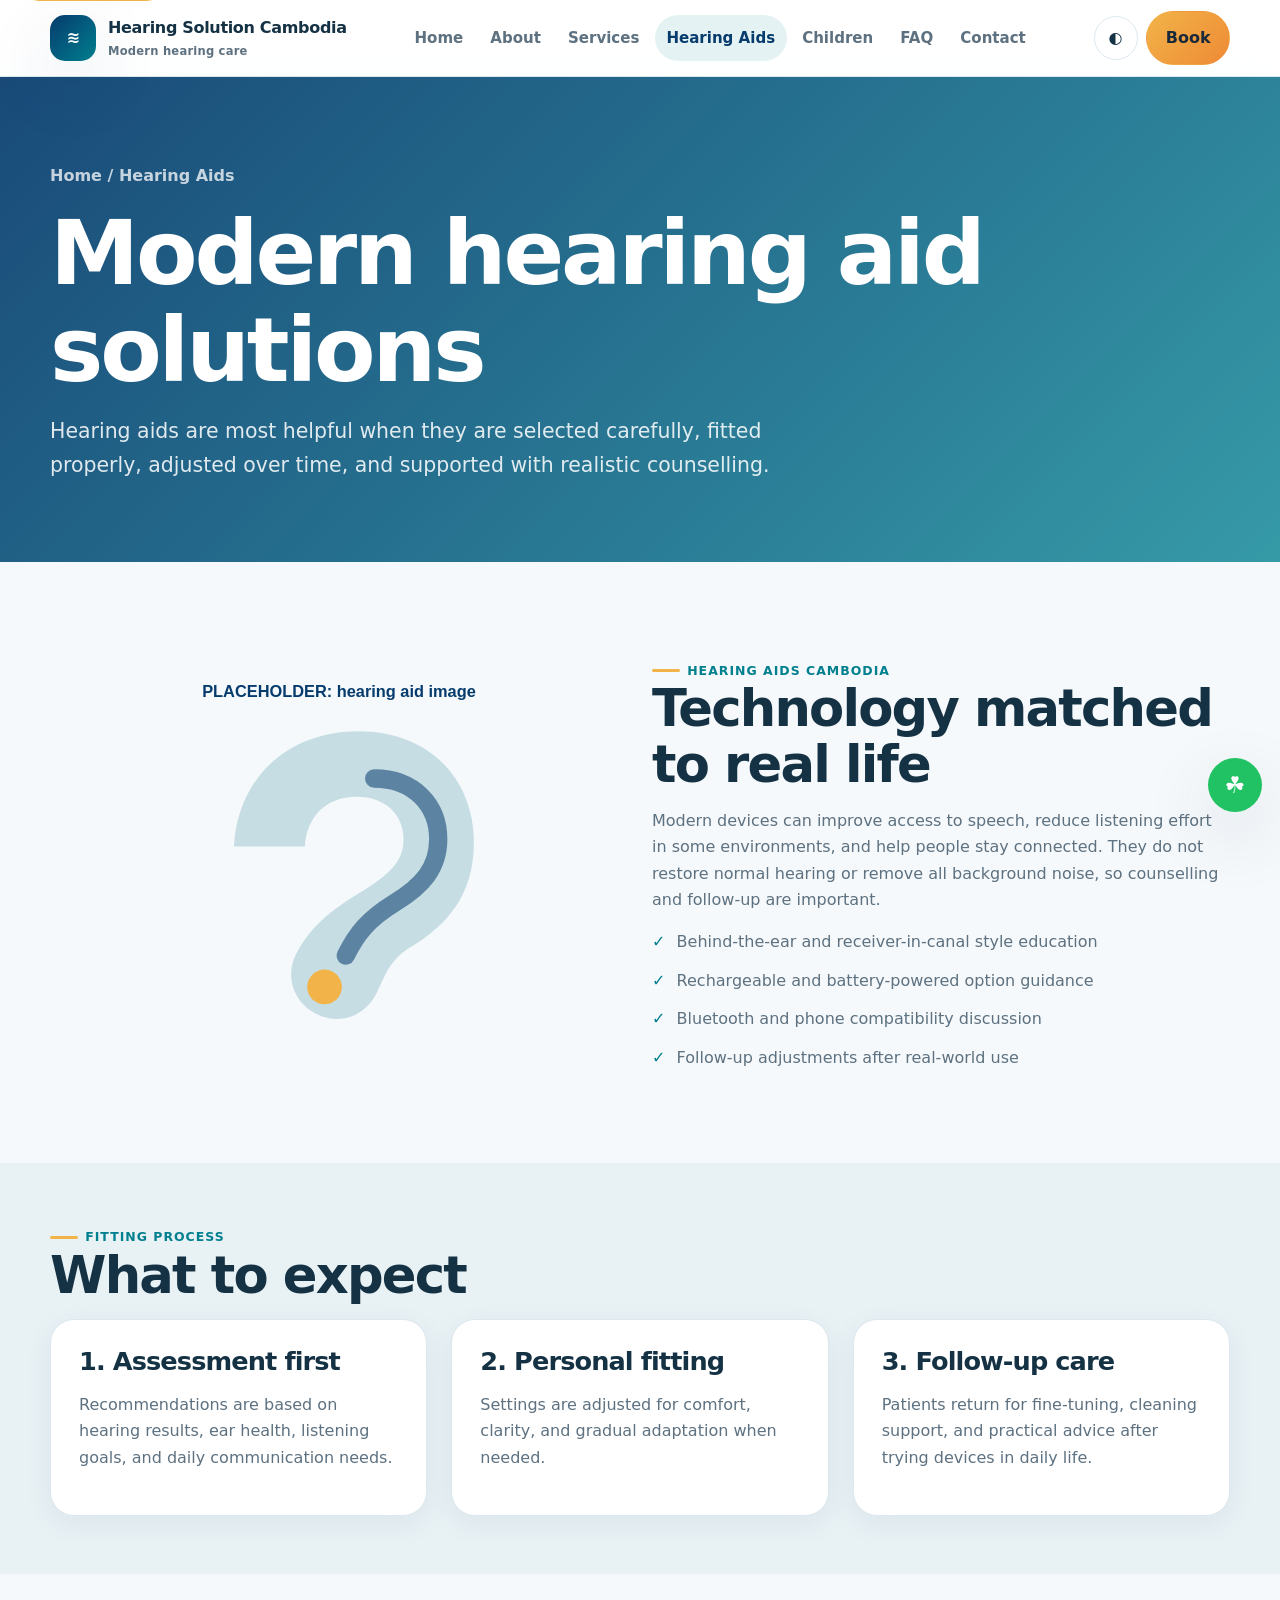
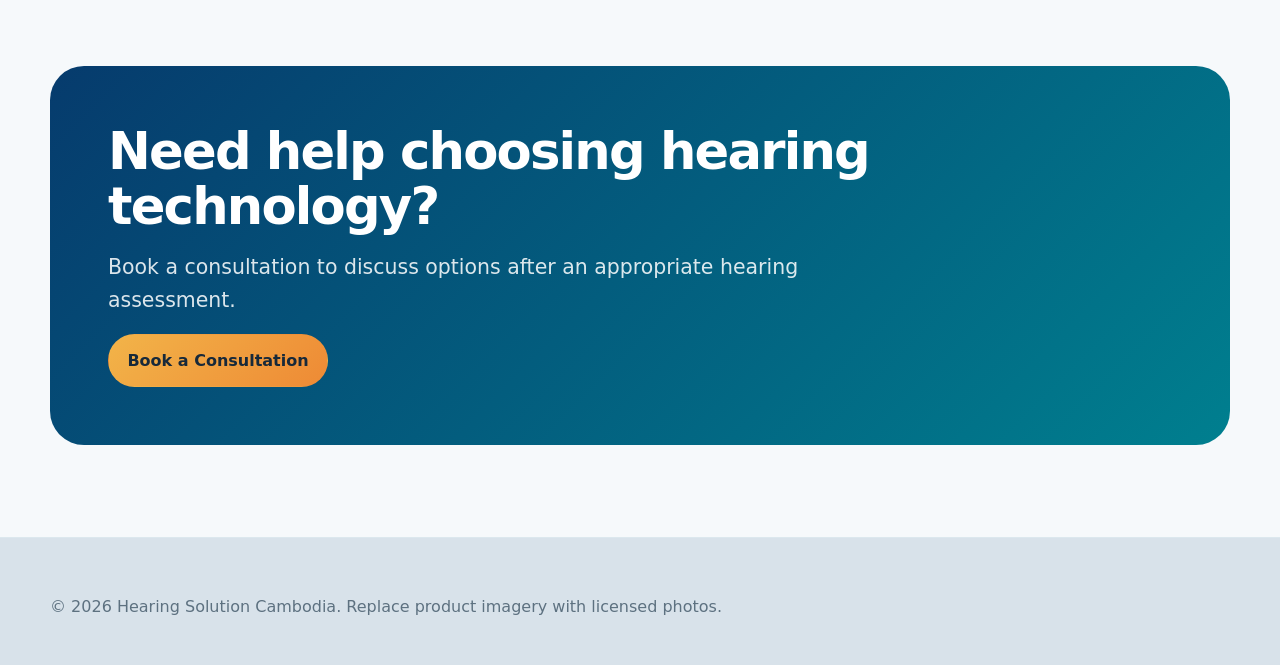
<file: hearing-aids.html>
<!doctype html>
<html lang="en">
<head>
<meta charset="utf-8">
<meta name="viewport" content="width=device-width, initial-scale=1">
<title>Hearing Aids Cambodia | Hearing Solution Cambodia</title>
<meta name="description" content="Learn about hearing aids Cambodia, fitting, follow-up, maintenance, and realistic expectations from Hearing Solution Cambodia.">
<link rel="stylesheet" href="assets/css/styles.css">
</head>
<body>
<a class="skip-link" href="#main">Skip to content</a>
<header class="site-header">
<div class="container nav">
<a class="logo" href="index.html">
<span class="logo-mark">≋</span>
<span>Hearing Solution Cambodia<small>Modern hearing care</small>
</span>
</a>
<nav class="nav-links">
<a href="index.html">Home</a>
<a href="about.html">About</a>
<a href="services.html">Services</a>
<a class="active" href="hearing-aids.html">Hearing Aids</a>
<a href="children-hearing.html">Children</a>
<a href="faq.html">FAQ</a>
<a href="contact.html">Contact</a>
</nav>
<div class="nav-actions">
<button class="icon-btn" data-theme-toggle aria-label="Toggle dark and light mode">◐</button>
<a class="btn btn-primary" href="contact.html#booking">Book</a>
<button class="icon-btn hamburger" data-menu-toggle aria-expanded="false" aria-label="Open menu">☰</button>
</div>
</div>
</header>
<main id="main">
<section class="page-hero">
<div class="container">
<div class="breadcrumbs">Home / Hearing Aids</div>
<h1>Modern hearing aid solutions</h1>
<p class="lead">Hearing aids are most helpful when they are selected carefully, fitted properly, adjusted over time, and supported with realistic counselling.</p>
</div>
</section>
<section class="section">
<div class="container grid grid-2">
<img loading="lazy" src="assets/images/hearing-aid-placeholder.svg" alt="Placeholder image for hearing aid technology">
<div>
<span class="eyebrow">Hearing aids Cambodia</span>
<h2>Technology matched to real life</h2>
<p>Modern devices can improve access to speech, reduce listening effort in some environments, and help people stay connected. They do not restore normal hearing or remove all background noise, so counselling and follow-up are important.</p>
<ul class="feature-list">
<li>Behind-the-ear and receiver-in-canal style education</li>
<li>Rechargeable and battery-powered option guidance</li>
<li>Bluetooth and phone compatibility discussion</li>
<li>Follow-up adjustments after real-world use</li>
</ul>
</div>
</div>
</section>
<section class="section-sm" style="background:color-mix(in srgb, var(--teal), transparent 94%)">
<div class="container">
<span class="eyebrow">Fitting process</span>
<h2>What to expect</h2>
<div class="grid grid-3">
<article class="card reveal">
<h3>1. Assessment first</h3>
<p>Recommendations are based on hearing results, ear health, listening goals, and daily communication needs.</p>
</article>
<article class="card reveal">
<h3>2. Personal fitting</h3>
<p>Settings are adjusted for comfort, clarity, and gradual adaptation when needed.</p>
</article>
<article class="card reveal">
<h3>3. Follow-up care</h3>
<p>Patients return for fine-tuning, cleaning support, and practical advice after trying devices in daily life.</p>
</article>
</div>
</div>
</section>
<section class="section">
<div class="container cta">
<h2>Need help choosing hearing technology?</h2>
<p class="lead">Book a consultation to discuss options after an appropriate hearing assessment.</p>
<a class="btn btn-primary" href="contact.html#booking">Book a Consultation</a>
</div>
</section>
</main>
<footer class="site-footer">
<div class="container">
<p>© 2026 Hearing Solution Cambodia. Replace product imagery with licensed photos.</p>
</div>
</footer>
<a class="floating-whatsapp" href="https://wa.me/000000000" aria-label="WhatsApp placeholder chat">☘</a>
<button class="back-to-top" data-back-to-top aria-label="Back to top">↑</button>
<script src="assets/js/main.js" defer>
</script>
</body>
</html>
</file>
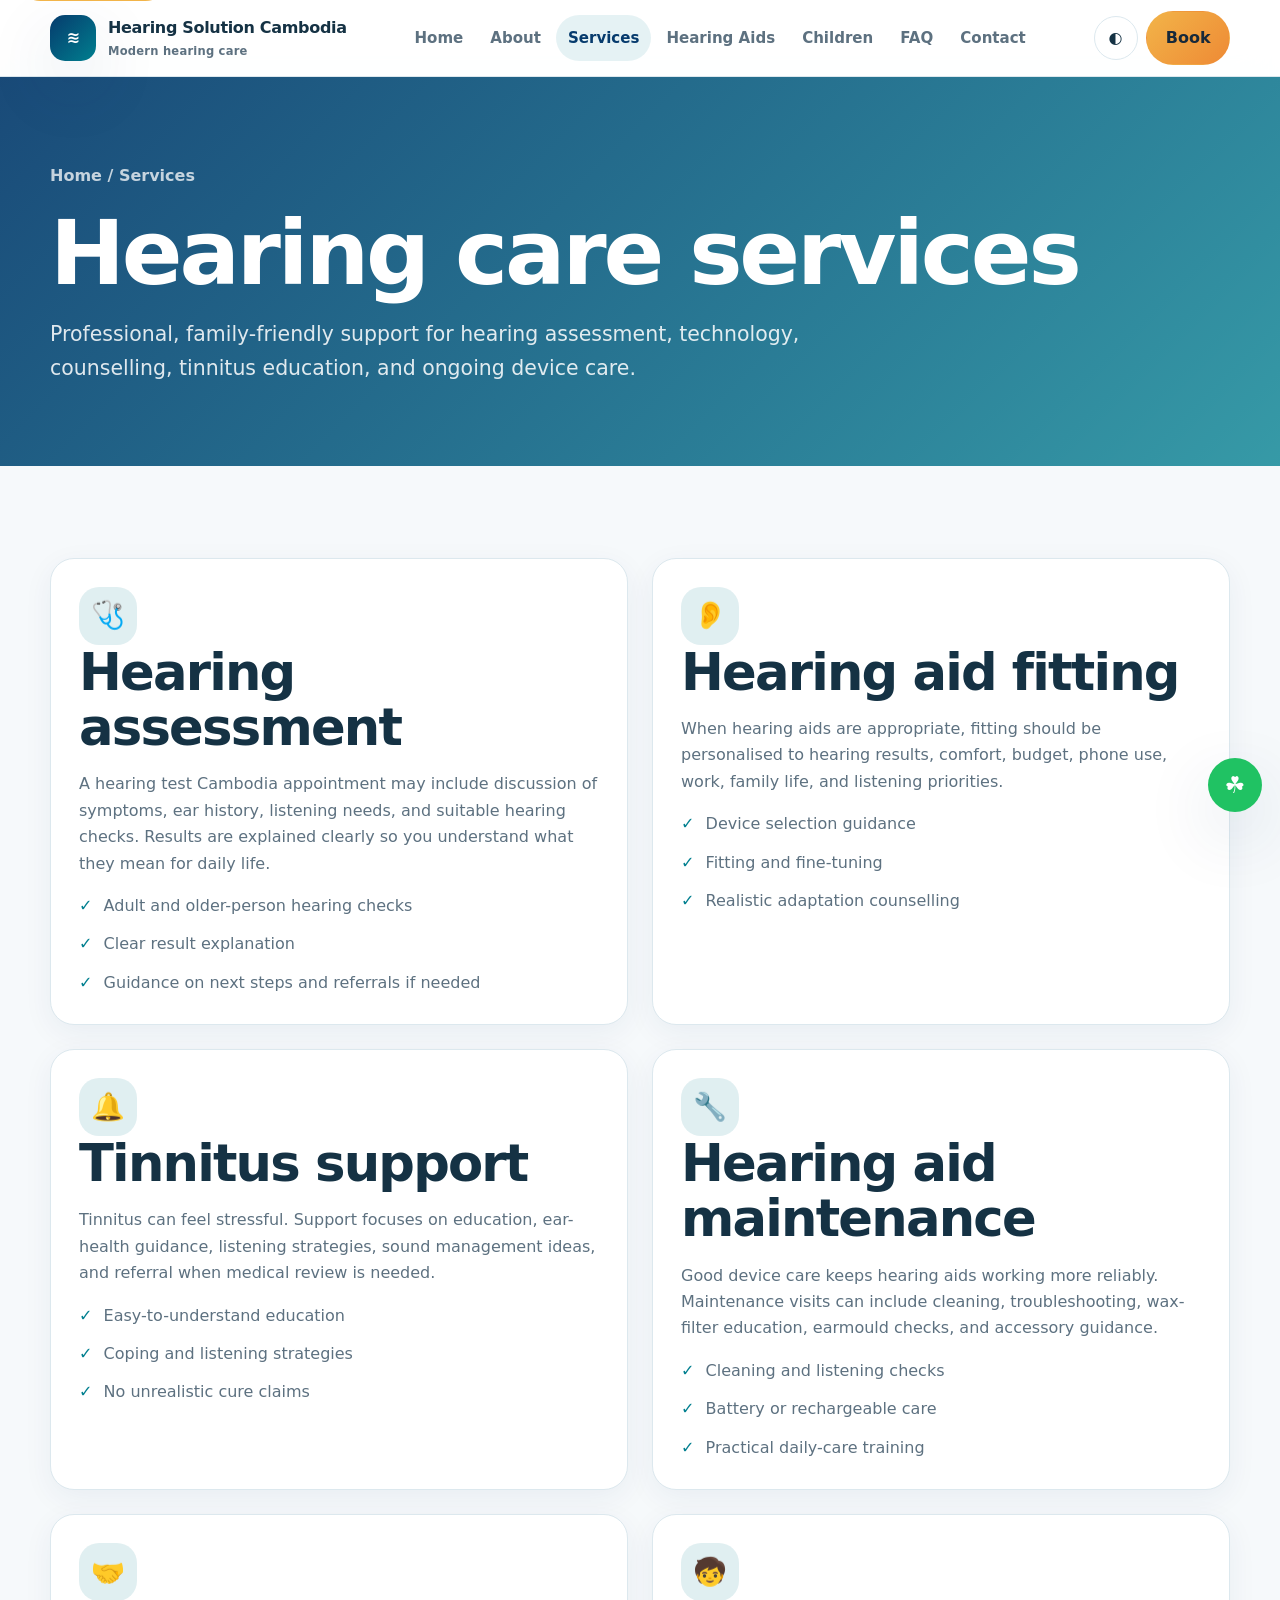
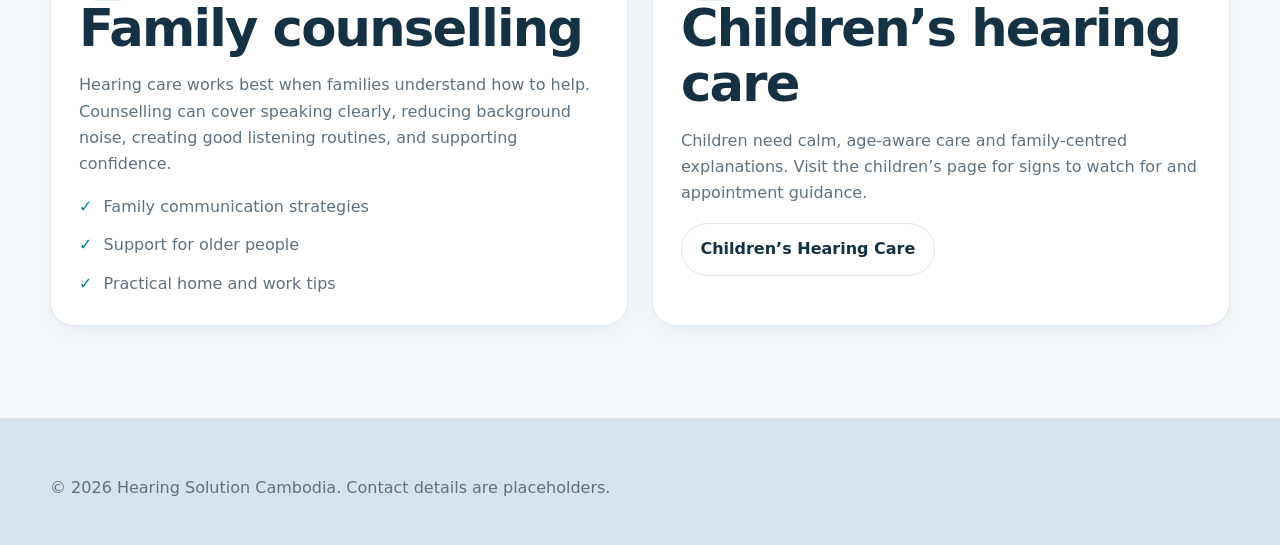
<file: services.html>
<!doctype html>
<html lang="en">
<head>
<meta charset="utf-8">
<meta name="viewport" content="width=device-width, initial-scale=1">
<title>Services | Hearing Tests and Audiology Services Cambodia</title>
<meta name="description" content="Explore audiology services Cambodia including hearing test Cambodia, hearing aid fitting, tinnitus support, maintenance, children’s hearing care Cambodia, and family counselling.">
<link rel="stylesheet" href="assets/css/styles.css">
</head>
<body>
<a class="skip-link" href="#main">Skip to content</a>
<header class="site-header">
<div class="container nav">
<a class="logo" href="index.html">
<span class="logo-mark">≋</span>
<span>Hearing Solution Cambodia<small>Modern hearing care</small>
</span>
</a>
<nav class="nav-links">
<a href="index.html">Home</a>
<a href="about.html">About</a>
<a class="active" href="services.html">Services</a>
<a href="hearing-aids.html">Hearing Aids</a>
<a href="children-hearing.html">Children</a>
<a href="faq.html">FAQ</a>
<a href="contact.html">Contact</a>
</nav>
<div class="nav-actions">
<button class="icon-btn" data-theme-toggle aria-label="Toggle dark and light mode">◐</button>
<a class="btn btn-primary" href="contact.html#booking">Book</a>
<button class="icon-btn hamburger" data-menu-toggle aria-expanded="false" aria-label="Open menu">☰</button>
</div>
</div>
</header>
<main id="main">
<section class="page-hero">
<div class="container">
<div class="breadcrumbs">Home / Services</div>
<h1>Hearing care services</h1>
<p class="lead">Professional, family-friendly support for hearing assessment, technology, counselling, tinnitus education, and ongoing device care.</p>
</div>
</section>
<section class="section">
<div class="container grid grid-2">
<article class="card reveal" id="assessment">
<div class="card-icon">🩺</div>
<h2>Hearing assessment</h2>
<p>A hearing test Cambodia appointment may include discussion of symptoms, ear history, listening needs, and suitable hearing checks. Results are explained clearly so you understand what they mean for daily life.</p>
<ul class="feature-list">
<li>Adult and older-person hearing checks</li>
<li>Clear result explanation</li>
<li>Guidance on next steps and referrals if needed</li>
</ul>
</article>
<article class="card reveal">
<div class="card-icon">👂</div>
<h2>Hearing aid fitting</h2>
<p>When hearing aids are appropriate, fitting should be personalised to hearing results, comfort, budget, phone use, work, family life, and listening priorities.</p>
<ul class="feature-list">
<li>Device selection guidance</li>
<li>Fitting and fine-tuning</li>
<li>Realistic adaptation counselling</li>
</ul>
</article>
<article class="card reveal" id="tinnitus">
<div class="card-icon">🔔</div>
<h2>Tinnitus support</h2>
<p>Tinnitus can feel stressful. Support focuses on education, ear-health guidance, listening strategies, sound management ideas, and referral when medical review is needed.</p>
<ul class="feature-list">
<li>Easy-to-understand education</li>
<li>Coping and listening strategies</li>
<li>No unrealistic cure claims</li>
</ul>
</article>
<article class="card reveal" id="maintenance">
<div class="card-icon">🔧</div>
<h2>Hearing aid maintenance</h2>
<p>Good device care keeps hearing aids working more reliably. Maintenance visits can include cleaning, troubleshooting, wax-filter education, earmould checks, and accessory guidance.</p>
<ul class="feature-list">
<li>Cleaning and listening checks</li>
<li>Battery or rechargeable care</li>
<li>Practical daily-care training</li>
</ul>
</article>
<article class="card reveal" id="counselling">
<div class="card-icon">🤝</div>
<h2>Family counselling</h2>
<p>Hearing care works best when families understand how to help. Counselling can cover speaking clearly, reducing background noise, creating good listening routines, and supporting confidence.</p>
<ul class="feature-list">
<li>Family communication strategies</li>
<li>Support for older people</li>
<li>Practical home and work tips</li>
</ul>
</article>
<article class="card reveal">
<div class="card-icon">🧒</div>
<h2>Children’s hearing care</h2>
<p>Children need calm, age-aware care and family-centred explanations. Visit the children’s page for signs to watch for and appointment guidance.</p>
<a class="btn btn-outline" href="children-hearing.html">Children’s Hearing Care</a>
</article>
</div>
</section>
</main>
<footer class="site-footer">
<div class="container">
<p>© 2026 Hearing Solution Cambodia. Contact details are placeholders.</p>
</div>
</footer>
<a class="floating-whatsapp" href="https://wa.me/000000000" aria-label="WhatsApp placeholder chat">☘</a>
<button class="back-to-top" data-back-to-top aria-label="Back to top">↑</button>
<script src="assets/js/main.js" defer>
</script>
</body>
</html>
</file>
<file: assets/css/styles.css>
:root {
  --blue: #063b6d;
  --blue-2: #0a548c;
  --teal: #007f8f;
  --teal-2: #0aa6a6;
  --gold: #f2b449;
  --orange: #ee8a35;
  --ink: #153244;
  --muted: #5d7180;
  --bg: #f6f9fb;
  --card: #ffffff;
  --line: #dce8ee;
  --shadow: 0 24px 70px rgba(6, 59, 109, .14);
  --radius: 24px;
  --max: 1180px;
  color-scheme: light;
}
[data-theme="dark"] {
  --blue: #76c7ff;
  --blue-2: #4eb4f2;
  --teal: #6fe2df;
  --teal-2: #31c8c8;
  --gold: #ffd17a;
  --orange: #ffad6c;
  --ink: #edf8ff;
  --muted: #b8c9d6;
  --bg: #071925;
  --card: #0e2635;
  --line: #244456;
  --shadow: 0 24px 70px rgba(0, 0, 0, .35);
  color-scheme: dark;
}
* { box-sizing: border-box; }
html { scroll-behavior: smooth; }
body { margin: 0; font-family: Inter, ui-sans-serif, system-ui, -apple-system, BlinkMacSystemFont, "Segoe UI", sans-serif; color: var(--ink); background: var(--bg); line-height: 1.65; }
body.menu-open { overflow: hidden; }
a { color: inherit; text-decoration: none; }
img, video { max-width: 100%; display: block; }
button, input, textarea, select { font: inherit; }
.skip-link { position: absolute; top: -48px; left: 16px; z-index: 1000; background: var(--gold); color: #132; padding: .7rem 1rem; border-radius: 999px; transition: top .2s; }
.skip-link:focus { top: 12px; }
.container { width: min(100% - 32px, var(--max)); margin-inline: auto; }
.section { padding: 92px 0; }
.section-sm { padding: 58px 0; }
.eyebrow { display: inline-flex; align-items: center; gap: .45rem; color: var(--teal); font-weight: 800; letter-spacing: .08em; text-transform: uppercase; font-size: .78rem; }
.eyebrow::before { content: ""; width: 28px; height: 3px; border-radius: 4px; background: var(--gold); }
h1, h2, h3 { line-height: 1.08; margin: 0 0 1rem; letter-spacing: -.035em; }
h1 { font-size: clamp(2.8rem, 7vw, 6.8rem); }
h2 { font-size: clamp(2rem, 4vw, 3.6rem); }
h3 { font-size: clamp(1.25rem, 2vw, 1.65rem); }
p { margin: 0 0 1rem; color: var(--muted); }
.lead { font-size: clamp(1.08rem, 2vw, 1.28rem); max-width: 760px; }
.btn { display: inline-flex; align-items: center; justify-content: center; gap: .55rem; min-height: 48px; padding: .78rem 1.15rem; border: 1px solid transparent; border-radius: 999px; font-weight: 800; cursor: pointer; transition: transform .2s ease, box-shadow .2s ease, background .2s ease; }
.btn:hover { transform: translateY(-2px); box-shadow: 0 14px 28px rgba(6, 59, 109, .18); }
.btn-primary { background: linear-gradient(135deg, var(--gold), var(--orange)); color: #17293a; }
.btn-secondary { background: rgba(255,255,255,.14); border-color: rgba(255,255,255,.36); color: #fff; backdrop-filter: blur(12px); }
.btn-outline { background: transparent; border-color: var(--line); color: var(--ink); }
.site-header { position: sticky; top: 0; z-index: 100; background: color-mix(in srgb, var(--card), transparent 8%); backdrop-filter: blur(18px); border-bottom: 1px solid var(--line); }
.nav { height: 76px; display: flex; align-items: center; justify-content: space-between; gap: 1rem; }
.logo { display: flex; align-items: center; gap: .75rem; font-weight: 900; letter-spacing: -.02em; }
.logo-mark { width: 46px; height: 46px; border-radius: 15px; background: linear-gradient(135deg, var(--blue), var(--teal)); color: #fff; display: grid; place-items: center; box-shadow: var(--shadow); }
.logo small { display: block; color: var(--muted); font-size: .72rem; font-weight: 700; letter-spacing: .02em; }
.nav-links { display: flex; align-items: center; gap: .25rem; }
.nav-links a { padding: .65rem .72rem; border-radius: 999px; color: var(--muted); font-weight: 750; font-size: .94rem; }
.nav-links a:hover, .nav-links a.active { color: var(--blue); background: color-mix(in srgb, var(--teal), transparent 90%); }
.nav-actions { display: flex; gap: .55rem; align-items: center; }
.icon-btn { width: 44px; height: 44px; border: 1px solid var(--line); border-radius: 999px; background: var(--card); color: var(--ink); cursor: pointer; display: grid; place-items: center; }
.hamburger { display: none; }
.hero { position: relative; min-height: calc(100vh - 76px); overflow: hidden; color: #fff; background: linear-gradient(135deg, rgba(6,59,109,.96), rgba(0,127,143,.88)), url('../images/clinic-hero-placeholder.svg') center/cover; display: grid; align-items: center; }
.hero::after { content: ""; position: absolute; inset: 0; background: radial-gradient(circle at 75% 20%, rgba(242,180,73,.28), transparent 28%), linear-gradient(to top, rgba(6,20,34,.55), transparent 45%); pointer-events: none; }
.hero-media { position: absolute; inset: 0; opacity: .28; object-fit: cover; width: 100%; height: 100%; }
.hero .container { position: relative; z-index: 1; }
.hero-grid { display: grid; grid-template-columns: minmax(0, 1.12fr) minmax(280px, .88fr); gap: 48px; align-items: center; }
.hero p { color: rgba(255,255,255,.88); }
.hero-actions { display: flex; flex-wrap: wrap; gap: .85rem; margin: 1.7rem 0; }
.hero-card { background: rgba(255,255,255,.14); border: 1px solid rgba(255,255,255,.24); border-radius: 34px; padding: 28px; backdrop-filter: blur(18px); box-shadow: 0 25px 80px rgba(0,0,0,.22); }
.sound-wave { display: flex; gap: 8px; align-items: center; height: 96px; }
.sound-wave span { width: 10px; border-radius: 999px; background: linear-gradient(var(--gold), #fff); animation: wave 1.4s ease-in-out infinite; }
.sound-wave span:nth-child(1) { height: 28px; animation-delay: 0s; } .sound-wave span:nth-child(2) { height: 58px; animation-delay: .1s; } .sound-wave span:nth-child(3) { height: 86px; animation-delay: .2s; } .sound-wave span:nth-child(4) { height: 52px; animation-delay: .3s; } .sound-wave span:nth-child(5) { height: 74px; animation-delay: .4s; } .sound-wave span:nth-child(6) { height: 38px; animation-delay: .5s; }
@keyframes wave { 0%,100% { transform: scaleY(.55); opacity:.72; } 50% { transform: scaleY(1.08); opacity:1; } }
.float-icon { position: absolute; z-index: 1; width: 54px; height: 54px; border-radius: 18px; display: grid; place-items: center; background: rgba(255,255,255,.15); border: 1px solid rgba(255,255,255,.2); backdrop-filter: blur(12px); animation: float 5.5s ease-in-out infinite; }
.float-icon.one { right: 8%; top: 18%; } .float-icon.two { right: 39%; bottom: 14%; animation-delay: 1.2s; } .float-icon.three { left: 5%; bottom: 18%; animation-delay: 2s; }
@keyframes float { 0%,100%{ transform: translateY(0) rotate(-3deg);} 50%{ transform: translateY(-18px) rotate(4deg);} }
.trust-bar { margin-top: -36px; position: relative; z-index: 2; }
.trust-grid { background: var(--card); border: 1px solid var(--line); box-shadow: var(--shadow); border-radius: 24px; display: grid; grid-template-columns: repeat(4, 1fr); overflow: hidden; }
.trust-item { padding: 1.15rem; display: flex; gap: .75rem; align-items: center; font-weight: 850; border-right: 1px solid var(--line); }
.trust-item:last-child { border-right: 0; }
.grid { display: grid; gap: 24px; }
.grid-2 { grid-template-columns: repeat(2, minmax(0, 1fr)); }
.grid-3 { grid-template-columns: repeat(3, minmax(0, 1fr)); }
.card { background: var(--card); border: 1px solid var(--line); border-radius: var(--radius); padding: 28px; box-shadow: 0 8px 30px rgba(6,59,109,.06); }
.service-card { position: relative; overflow: hidden; min-height: 270px; transition: transform .25s, box-shadow .25s, border-color .25s; }
.service-card::before { content:""; position:absolute; inset:auto -20% -45% -20%; height: 55%; background: radial-gradient(circle, color-mix(in srgb, var(--teal), transparent 72%), transparent 62%); transition: transform .3s; }
.service-card:hover { transform: translateY(-8px); box-shadow: var(--shadow); border-color: color-mix(in srgb, var(--teal), transparent 40%); }
.service-card:hover .card-icon { transform: rotate(-8deg) scale(1.08); }
.card-icon { width: 58px; height: 58px; border-radius: 20px; display: grid; place-items: center; background: color-mix(in srgb, var(--teal), transparent 88%); color: var(--teal); font-size: 1.7rem; transition: transform .25s; }
.link { color: var(--teal); font-weight: 850; }
.timeline { position: relative; display: grid; gap: 18px; }
.timeline::before { content:""; position:absolute; left: 30px; top: 16px; bottom: 16px; width: 3px; background: var(--line); }
.step { position: relative; display: grid; grid-template-columns: 62px 1fr; gap: 18px; align-items: start; opacity: 0; transform: translateY(24px); transition: .55s ease; }
.step.is-visible { opacity: 1; transform: translateY(0); }
.step-num { position: relative; z-index:1; width: 62px; height: 62px; border-radius: 20px; display: grid; place-items: center; background: linear-gradient(135deg, var(--blue), var(--teal)); color: #fff; font-weight: 900; }
.comparison { display: grid; grid-template-columns: 1fr auto 1fr; gap: 16px; align-items: stretch; }
.compare-card { border-radius: 28px; padding: 30px; border: 1px solid var(--line); background: var(--card); }
.compare-card.after { background: linear-gradient(135deg, color-mix(in srgb, var(--teal), transparent 86%), var(--card)); }
.compare-toggle { display: grid; place-items: center; }
.toggle-pill { width: 58px; height: 118px; border-radius: 999px; background: var(--blue); display: grid; place-items: center; color: #fff; box-shadow: var(--shadow); }
.video-box { position: relative; border-radius: 32px; overflow: hidden; min-height: 380px; background: linear-gradient(135deg, rgba(6,59,109,.9), rgba(0,127,143,.72)), url('../images/about-clinic-placeholder.svg') center/cover; box-shadow: var(--shadow); }
.play-btn { position: absolute; inset: 0; margin: auto; width: 90px; height: 90px; border-radius: 50%; border: 2px solid rgba(255,255,255,.7); background: rgba(255,255,255,.22); color: #fff; font-size: 2rem; display: grid; place-items: center; backdrop-filter: blur(10px); }
.accordion { display: grid; gap: 12px; }
.faq-item { border: 1px solid var(--line); border-radius: 18px; background: var(--card); overflow: hidden; }
.faq-question { width: 100%; border: 0; background: transparent; color: var(--ink); padding: 1.1rem 1.25rem; text-align: left; font-weight: 850; display: flex; justify-content: space-between; cursor: pointer; }
.faq-answer { max-height: 0; overflow: hidden; transition: max-height .25s ease; }
.faq-answer p { padding: 0 1.25rem 1.15rem; }
.faq-item.open .faq-answer { max-height: 260px; }
.cta { background: linear-gradient(135deg, var(--blue), var(--teal)); color: #fff; border-radius: 34px; padding: clamp(28px, 5vw, 58px); overflow: hidden; position: relative; }
.cta p { color: rgba(255,255,255,.86); }
.page-hero { padding: 86px 0 64px; background: linear-gradient(135deg, color-mix(in srgb, var(--blue), transparent 8%), color-mix(in srgb, var(--teal), transparent 22%)); color: #fff; }
.page-hero p { color: rgba(255,255,255,.86); }
.breadcrumbs { color: rgba(255,255,255,.75); font-weight: 750; margin-bottom: 1rem; }
.feature-list { list-style: none; padding: 0; margin: 1rem 0 0; display: grid; gap: .75rem; }
.feature-list li { display: flex; gap: .7rem; color: var(--muted); }
.feature-list li::before { content: "✓"; color: var(--teal); font-weight: 900; }
.form { display: grid; gap: 16px; }
.form-row { display: grid; grid-template-columns: 1fr 1fr; gap: 16px; }
label { font-weight: 800; color: var(--ink); }
input, textarea, select { width: 100%; margin-top: 6px; border: 1px solid var(--line); border-radius: 14px; padding: .85rem 1rem; background: var(--card); color: var(--ink); }
input:focus, textarea:focus, select:focus, button:focus-visible, a:focus-visible { outline: 3px solid color-mix(in srgb, var(--gold), transparent 35%); outline-offset: 3px; }
.error { color: #b42318; font-weight: 750; font-size: .92rem; display: none; }
.field.invalid .error { display: block; }
.field.invalid input, .field.invalid textarea, .field.invalid select { border-color: #d92d20; }
.success-message { display: none; padding: 1rem; border-radius: 16px; background: color-mix(in srgb, var(--teal), transparent 84%); color: var(--ink); font-weight: 800; }
.site-footer { padding: 56px 0 28px; background: color-mix(in srgb, var(--blue), transparent 88%); border-top: 1px solid var(--line); }
.footer-grid { display: grid; grid-template-columns: 1.5fr 1fr 1fr 1fr; gap: 28px; }
.footer-grid a { display: block; color: var(--muted); margin: .35rem 0; }
.floating-whatsapp, .back-to-top { position: fixed; right: 18px; z-index: 99; width: 54px; height: 54px; border-radius: 50%; display: grid; place-items: center; box-shadow: var(--shadow); border: 0; }
.floating-whatsapp { bottom: 88px; background: #20c263; color: #fff; font-size: 1.45rem; }
.back-to-top { bottom: 22px; background: var(--card); color: var(--blue); border: 1px solid var(--line); opacity: 0; pointer-events: none; cursor: pointer; }
.back-to-top.show { opacity: 1; pointer-events: auto; }
.reveal { opacity: 0; transform: translateY(28px); transition: opacity .6s ease, transform .6s ease; }
.reveal.is-visible { opacity: 1; transform: translateY(0); }
.placeholder-note { font-size: .9rem; color: var(--muted); font-weight: 700; }
@media (max-width: 960px) {
  .hamburger { display: grid; }
  .nav-links { position: fixed; inset: 76px 0 auto 0; min-height: calc(100vh - 76px); padding: 22px; background: var(--card); border-top: 1px solid var(--line); flex-direction: column; align-items: stretch; transform: translateX(105%); transition: transform .25s ease; }
  body.menu-open .nav-links { transform: translateX(0); }
  .nav-links a { padding: 1rem; }
  .nav-actions .btn { display: none; }
  .hero-grid, .grid-2, .grid-3, .comparison, .footer-grid { grid-template-columns: 1fr; }
  .trust-grid { grid-template-columns: repeat(2, 1fr); }
  .trust-item { border-bottom: 1px solid var(--line); }
  .compare-toggle { display:none; }
}
@media (max-width: 640px) {
  .section { padding: 66px 0; }
  .trust-grid, .form-row { grid-template-columns: 1fr; }
  .hero { min-height: auto; padding: 72px 0; }
  .logo span { max-width: 180px; }
  .card, .compare-card { padding: 22px; }
}
@media (prefers-reduced-motion: reduce) {
  *, *::before, *::after { animation-duration: .01ms !important; animation-iteration-count: 1 !important; scroll-behavior: auto !important; transition-duration: .01ms !important; }
  .reveal, .step { opacity: 1; transform: none; }
}
</file>
